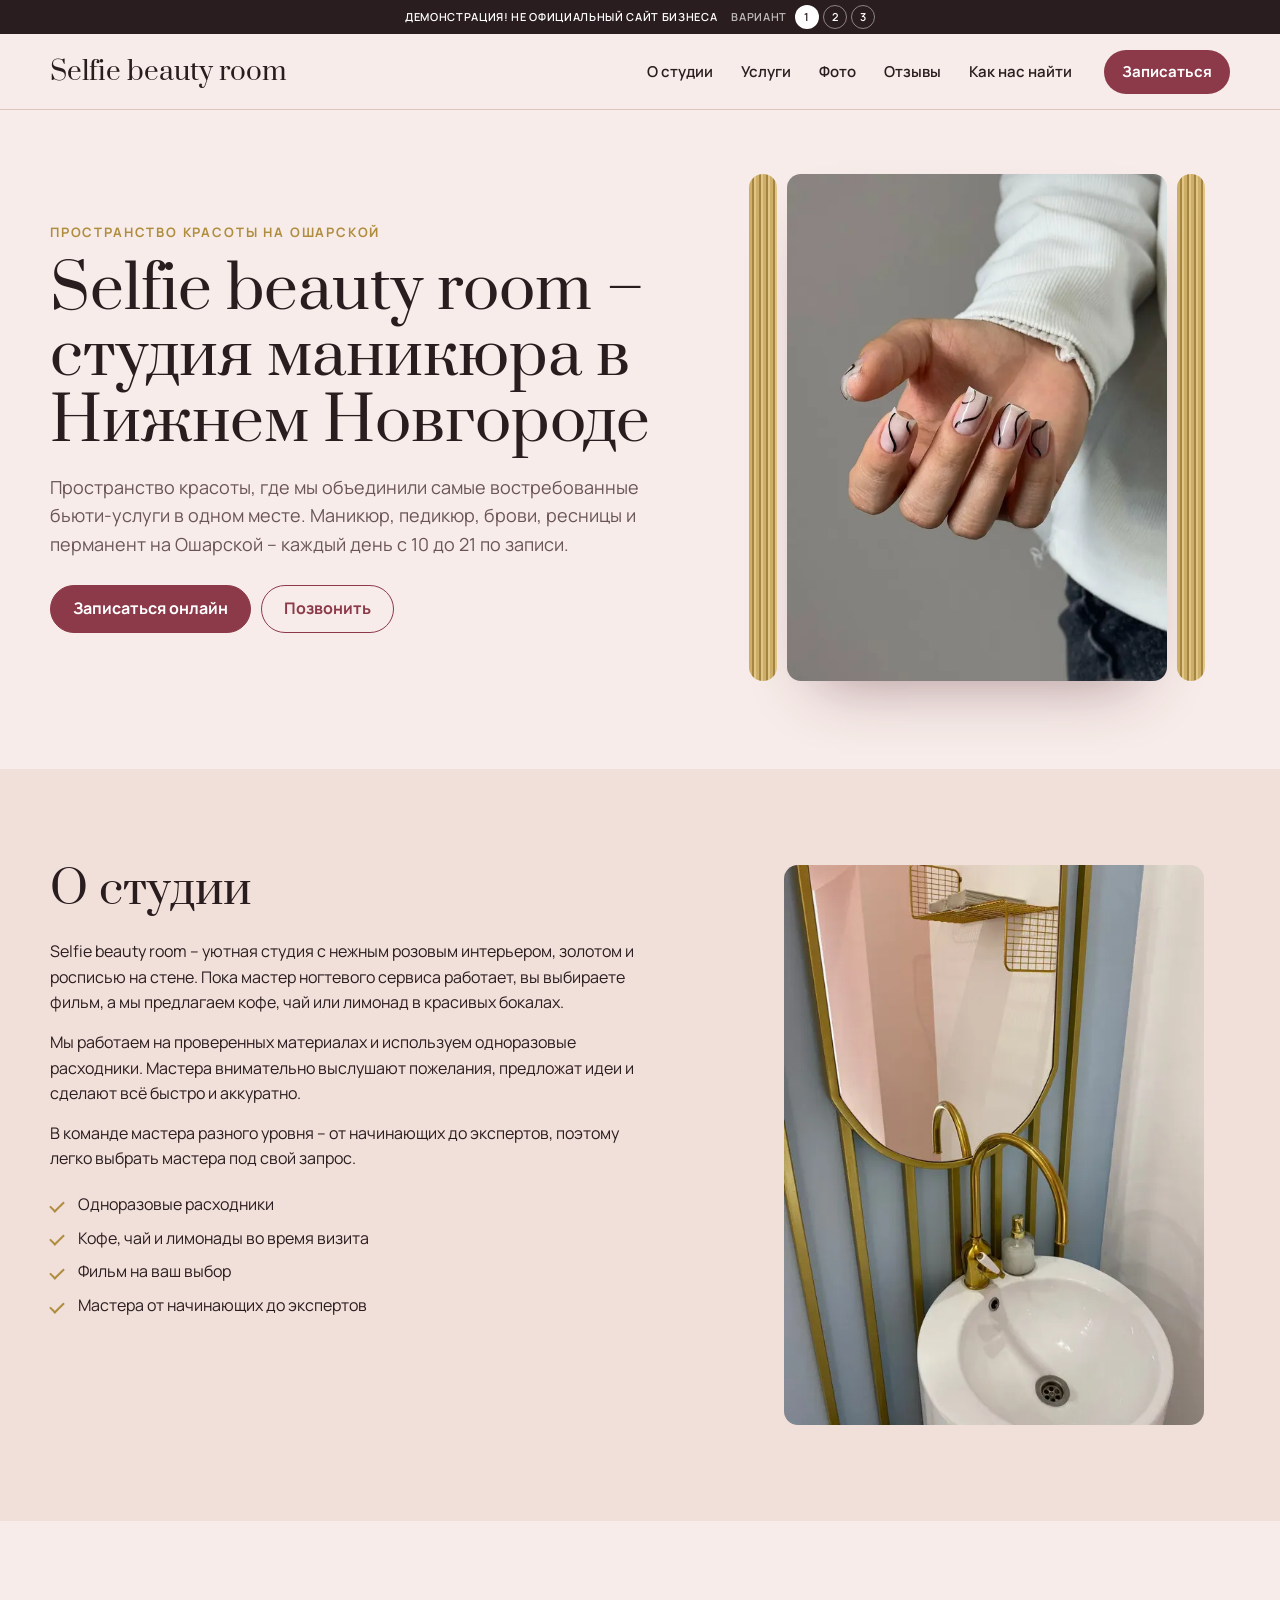
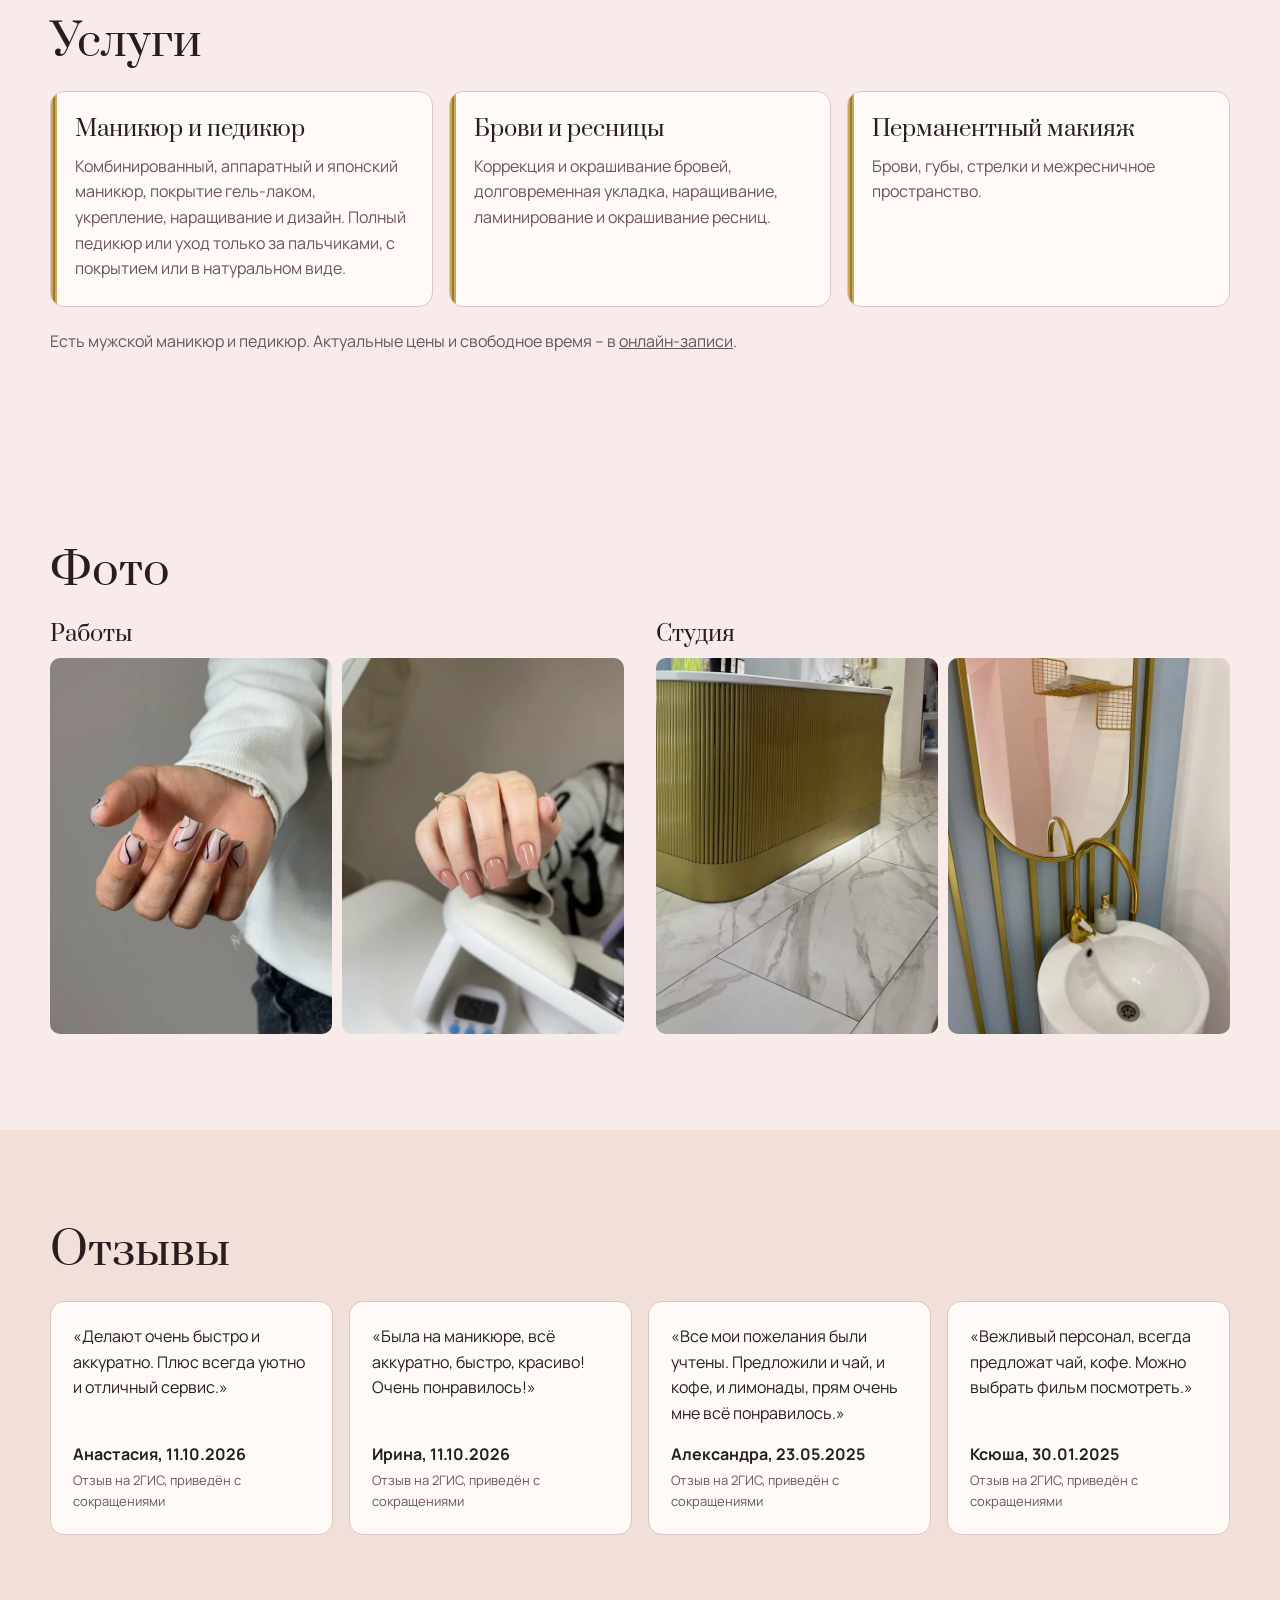
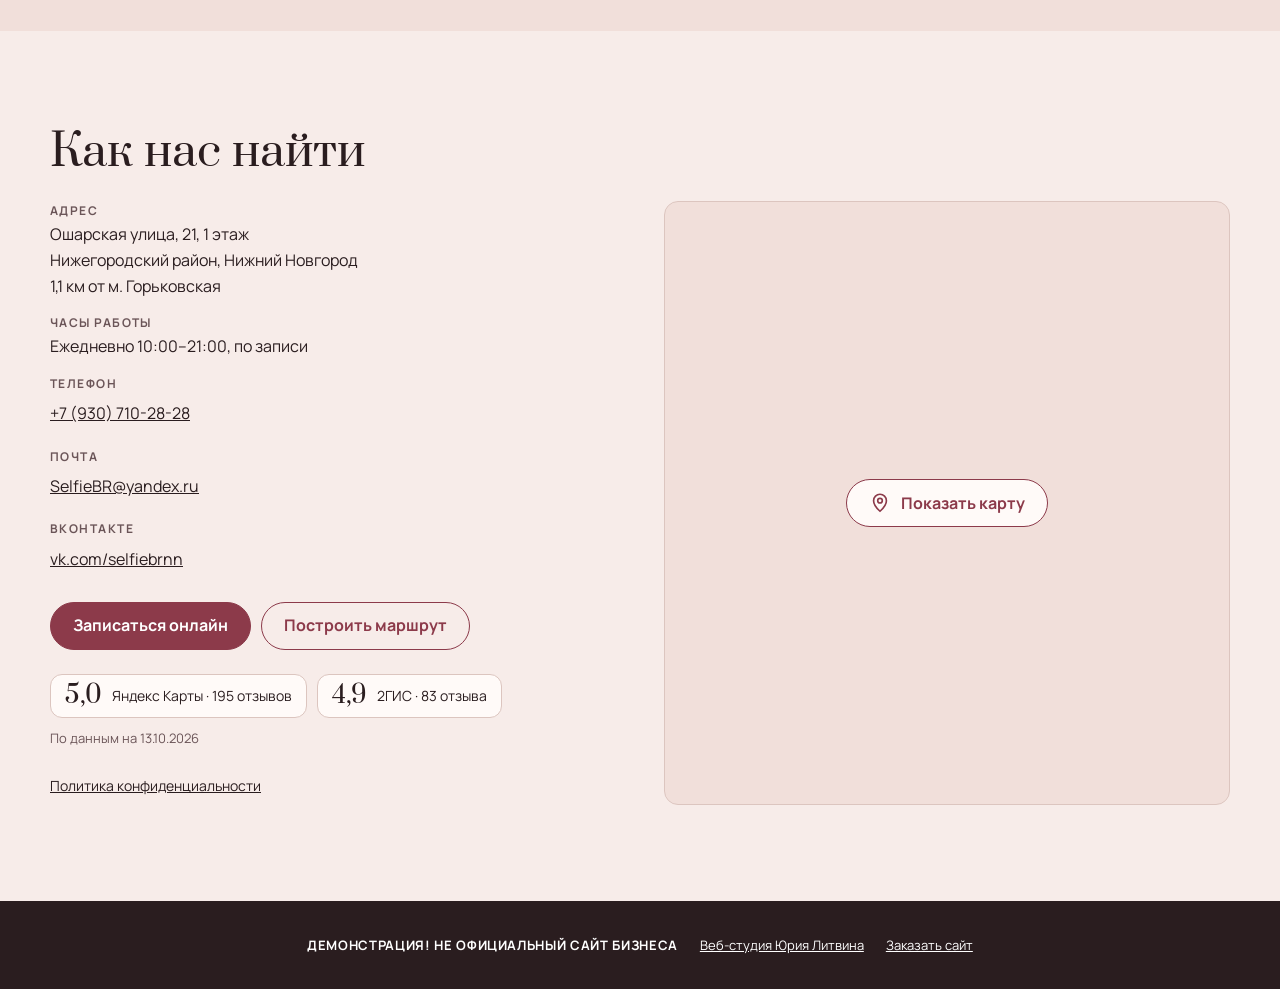
<file: index.html>
<!doctype html>
<html lang="ru" class="no-js">
<head>
<meta charset="utf-8">

<meta name="viewport" content="width=device-width, initial-scale=1.0">
<meta name="robots" content="noindex, nofollow">
<title>Selfie beauty room · студия маникюра на Ошарской, Нижний Новгород</title>
<meta name="description" content="Selfie beauty room · студия маникюра в Нижнем Новгороде: маникюр, педикюр, брови, ресницы и перманент на Ошарской, 21. Каждый день с 10:00 до 21:00 по записи.">
<meta name="theme-color" content="#f7ece9">
<link rel="icon" sizes="any" href="logos/favicon.ico">
<link rel="icon" type="image/svg+xml" href="logos/favicon.svg">
<link rel="icon" type="image/png" sizes="32x32" href="logos/favicon-32x32.png">
<link rel="apple-touch-icon" sizes="180x180" href="logos/apple-touch-icon.png">
<link rel="preload" href="fonts/prata.woff2" as="font" type="font/woff2" crossorigin>
<link rel="preload" href="fonts/manrope.woff2" as="font" type="font/woff2" crossorigin>
<link rel="stylesheet" href="css/fonts.css">
<link rel="stylesheet" href="css/styles.css">

<script>document.documentElement.className='js';</script>
</head>
<body class="v1">
<a class="skip" href="#main">К содержанию</a>
<div class="demo"><p class="demo__t">ДЕМОНСТРАЦИЯ! НЕ ОФИЦИАЛЬНЫЙ САЙТ БИЗНЕСА</p><nav class="demo__sw" aria-label="Варианты дизайна"><span>Вариант</span><a href="./" aria-current="page">1</a><a href="v2/">2</a><a href="v3/">3</a></nav></div>
<div class="hwrap"><header class="head"><div class="head__in wrap">
<a class="logo" href="./#top" aria-label="Selfie beauty room, на главную"><span class="logo__full">Selfie beauty room</span><span class="logo__short" aria-hidden="true">Selfie</span></a>
<nav class="nav" aria-label="Разделы"><ul><li><a href="#about">О студии</a></li><li><a href="#services">Услуги</a></li><li><a href="#photos">Фото</a></li><li><a href="#reviews">Отзывы</a></li><li><a href="#contacts">Как нас найти</a></li></ul></nav>
<a class="pill" href="https://n1580664.yclients.com/company/1422753/personal/menu" target="_blank" rel="noopener">Записаться</a>
<button class="burger" type="button" aria-expanded="false" aria-controls="menu" aria-label="Меню"><span></span><span></span><span></span></button>
</div></header></div>
<div class="menu" id="menu" hidden><nav aria-label="Разделы, меню"><ul><li><a href="#about">О студии</a></li><li><a href="#services">Услуги</a></li><li><a href="#photos">Фото</a></li><li><a href="#reviews">Отзывы</a></li><li><a href="#contacts">Как нас найти</a></li></ul></nav>
<div class="menu__nap"><p>Ошарская улица, 21, 1 этаж, Нижний Новгород</p><p><a href="tel:+79307102828">+7 (930) 710-28-28</a></p></div></div>
<main id="main">
<section class="hero" id="top" aria-label="Первый экран"><div class="wrap hero__grid">
<div class="hero__text"><p class="brow">Пространство красоты на Ошарской</p><h1 class="h1">Selfie beauty room&nbsp;– студия маникюра в Нижнем Новгороде</h1><p class="lead">Пространство красоты, где мы объединили самые востребованные бьюти-услуги в одном месте. Маникюр, педикюр, брови, ресницы и перманент на Ошарской – каждый день с 10 до 21 по записи.</p><div class="cta"><a class="btn btn--main" href="https://n1580664.yclients.com/company/1422753/personal/menu" target="_blank" rel="noopener">Записаться онлайн</a><a class="btn btn--line" href="tel:+79307102828">Позвонить</a></div></div>
<div class="hero__media"><div class="flutes" aria-hidden="true"></div><figure class="hero__frame"><picture><source srcset="img/work-lines.webp" type="image/webp"><img class="" src="img/work-lines.jpg" width="600" height="800" alt="Короткие квадратные ногти: нюдово-розовая основа и тонкие чёрные линии" decoding="async"></picture></figure><div class="flutes flutes--r" aria-hidden="true"></div></div>
</div></section><section class="sec about" id="about" aria-labelledby="about-h"><div class="wrap about__grid">
<div class="about__text rv"><h2 class="h2" id="about-h">О студии</h2>
<p>Selfie beauty room – уютная студия с нежным розовым интерьером, золотом и росписью на стене. Пока мастер ногтевого сервиса работает, вы выбираете фильм, а мы предлагаем кофе, чай или лимонад в красивых бокалах.</p>
<p>Мы работаем на проверенных материалах и используем одноразовые расходники. Мастера внимательно выслушают пожелания, предложат идеи и сделают всё быстро и аккуратно.</p>
<p>В команде мастера разного уровня – от начинающих до экспертов, поэтому легко выбрать мастера под свой запрос.</p>
<ul class="ticks"><li>Одноразовые расходники</li><li>Кофе, чай и лимонады во время визита</li><li>Фильм на ваш выбор</li><li>Мастера от начинающих до экспертов</li></ul></div>
<figure class="about__ph rv"><picture><source srcset="img/sink.webp" type="image/webp"><img class="" src="img/sink.jpg" width="600" height="800" alt="Белая раковина с золотым краном и зеркало в золотой раме на голубой стене" loading="lazy" decoding="async"></picture></figure>
</div></section><section class="sec services" id="services" aria-labelledby="services-h"><div class="wrap">
<h2 class="h2 rv" id="services-h">Услуги</h2>
<div class="cards rv">
<article class="card"><h3 class="h3">Маникюр и педикюр</h3><p>Комбинированный, аппаратный и японский маникюр, покрытие гель-лаком, укрепление, наращивание и дизайн. Полный педикюр или уход только за пальчиками, с покрытием или в натуральном виде.</p></article>
<article class="card"><h3 class="h3">Брови и ресницы</h3><p>Коррекция и окрашивание бровей, долговременная укладка, наращивание, ламинирование и окрашивание ресниц.</p></article>
<article class="card"><h3 class="h3">Перманентный макияж</h3><p>Брови, губы, стрелки и межресничное пространство.</p></article>
</div>
<p class="note rv">Есть мужской маникюр и педикюр. Актуальные цены и свободное время – в <a href="https://n1580664.yclients.com/company/1422753/personal/menu" target="_blank" rel="noopener">онлайн-записи</a>.</p>
</div></section><section class="sec photos" id="photos" aria-labelledby="photos-h"><div class="wrap"><h2 class="h2 rv" id="photos-h">Фото</h2><div class="gal rv"><div class="gal__sub"><h3 class="h3">Работы</h3><ul class="tiles"><li class="tile"><picture><source srcset="img/work-lines.webp" type="image/webp"><img class="" src="img/work-lines.jpg" width="600" height="800" alt="Короткие квадратные ногти: нюдово-розовая основа и тонкие чёрные линии" loading="lazy" decoding="async"></picture></li><li class="tile"><picture><source srcset="img/work-nude.webp" type="image/webp"><img class="" src="img/work-nude.jpg" width="600" height="800" alt="Длинные квадратные ногти в глянцевом карамельно-бежевом гель-лаке" loading="lazy" decoding="async"></picture></li></ul></div>
<div class="gal__sub"><h3 class="h3">Студия</h3><ul class="tiles"><li class="tile"><picture><source srcset="img/reception.webp" type="image/webp"><img class="" src="img/reception.jpg" width="600" height="800" alt="Золотая рифлёная стойка администратора и мраморный пол" loading="lazy" decoding="async"></picture></li><li class="tile"><picture><source srcset="img/sink.webp" type="image/webp"><img class="" src="img/sink.jpg" width="600" height="800" alt="Белая раковина с золотым краном и зеркало в золотой раме на голубой стене" loading="lazy" decoding="async"></picture></li></ul></div></div></div></section><section class="sec reviews" id="reviews" aria-labelledby="reviews-h"><div class="wrap"><h2 class="h2 rv" id="reviews-h">Отзывы</h2><ul class="revs rv"><li class="rev"><blockquote><p>«Делают очень быстро и аккуратно. Плюс всегда уютно и отличный сервис.»</p></blockquote><p class="rev__by">Анастасия, 11.10.2026</p><p class="rev__src">Отзыв на 2ГИС, приведён с сокращениями</p></li><li class="rev"><blockquote><p>«Была на маникюре, всё аккуратно, быстро, красиво! Очень понравилось!»</p></blockquote><p class="rev__by">Ирина, 11.10.2026</p><p class="rev__src">Отзыв на 2ГИС, приведён с сокращениями</p></li><li class="rev"><blockquote><p>«Все мои пожелания были учтены. Предложили и чай, и кофе, и лимонады, прям очень мне всё понравилось.»</p></blockquote><p class="rev__by">Александра, 23.05.2025</p><p class="rev__src">Отзыв на 2ГИС, приведён с сокращениями</p></li><li class="rev"><blockquote><p>«Вежливый персонал, всегда предложат чай, кофе. Можно выбрать фильм посмотреть.»</p></blockquote><p class="rev__by">Ксюша, 30.01.2025</p><p class="rev__src">Отзыв на 2ГИС, приведён с сокращениями</p></li></ul></div></section><section class="sec contacts" id="contacts" aria-labelledby="contacts-h"><div class="wrap">
<h2 class="h2 rv" id="contacts-h">Как нас найти</h2>
<div class="ct rv"><div class="ct__info">
<dl class="ct__dl">
<div><dt>Адрес</dt><dd>Ошарская улица, 21, 1 этаж<br>Нижегородский район, Нижний Новгород<br>1,1 км от м. Горьковская</dd></div>
<div><dt>Часы работы</dt><dd>Ежедневно 10:00–21:00, по записи</dd></div>
<div><dt>Телефон</dt><dd><a href="tel:+79307102828">+7 (930) 710-28-28</a></dd></div>
<div><dt>Почта</dt><dd><a href="mailto:SelfieBR@yandex.ru">SelfieBR@yandex.ru</a></dd></div>
<div><dt>ВКонтакте</dt><dd><a href="https://vk.com/selfiebrnn" target="_blank" rel="noopener">vk.com/selfiebrnn</a></dd></div>
</dl>
<div class="cta"><a class="btn btn--main" href="https://n1580664.yclients.com/company/1422753/personal/menu" target="_blank" rel="noopener">Записаться онлайн</a><a class="btn btn--line" href="https://yandex.ru/maps/org/selfie_beauty_room/39131844710/" target="_blank" rel="noopener">Построить маршрут</a></div>
<div class="rates"><a class="rate" href="https://yandex.ru/maps/org/selfie_beauty_room/39131844710/" target="_blank" rel="noopener"><b>5,0</b><span>Яндекс Карты · 195 отзывов</span></a><a class="rate" href="https://2gis.ru/n_novgorod/firm/70000001038198589" target="_blank" rel="noopener"><b>4,9</b><span>2ГИС · 83 отзыва</span></a><p class="rates__d">По данным на 13.10.2026</p></div>
<p class="ct__priv"><a href="privacy/">Политика конфиденциальности</a></p>
</div>
<div class="map" data-map="https://yandex.ru/map-widget/v1/?text=%D0%9D%D0%B8%D0%B6%D0%BD%D0%B8%D0%B9%20%D0%9D%D0%BE%D0%B2%D0%B3%D0%BE%D1%80%D0%BE%D0%B4%2C%20%D0%9E%D1%88%D0%B0%D1%80%D1%81%D0%BA%D0%B0%D1%8F%20%D1%83%D0%BB%D0%B8%D1%86%D0%B0%2C%2021&amp;z=16">
<button type="button" class="map__btn"><svg viewBox="0 0 24 24" aria-hidden="true"><path d="M12 21s-7-6.2-7-11.5a7 7 0 0 1 14 0C19 14.8 12 21 12 21z"/><circle cx="12" cy="9.5" r="2.5"/></svg>Показать карту</button>
</div></div></div></section>
</main>
<footer class="foot"><div class="wrap foot__row"><span>ДЕМОНСТРАЦИЯ! НЕ ОФИЦИАЛЬНЫЙ САЙТ БИЗНЕСА</span><a href="https://litviniuv.ru/webstudio/">Веб-студия Юрия Литвина</a><a href="https://litviniuv.ru/webstudio/order/?c=u8nn">Заказать сайт</a></div></footer>
<script src="js/main.js" defer></script>

</body></html>
</file>
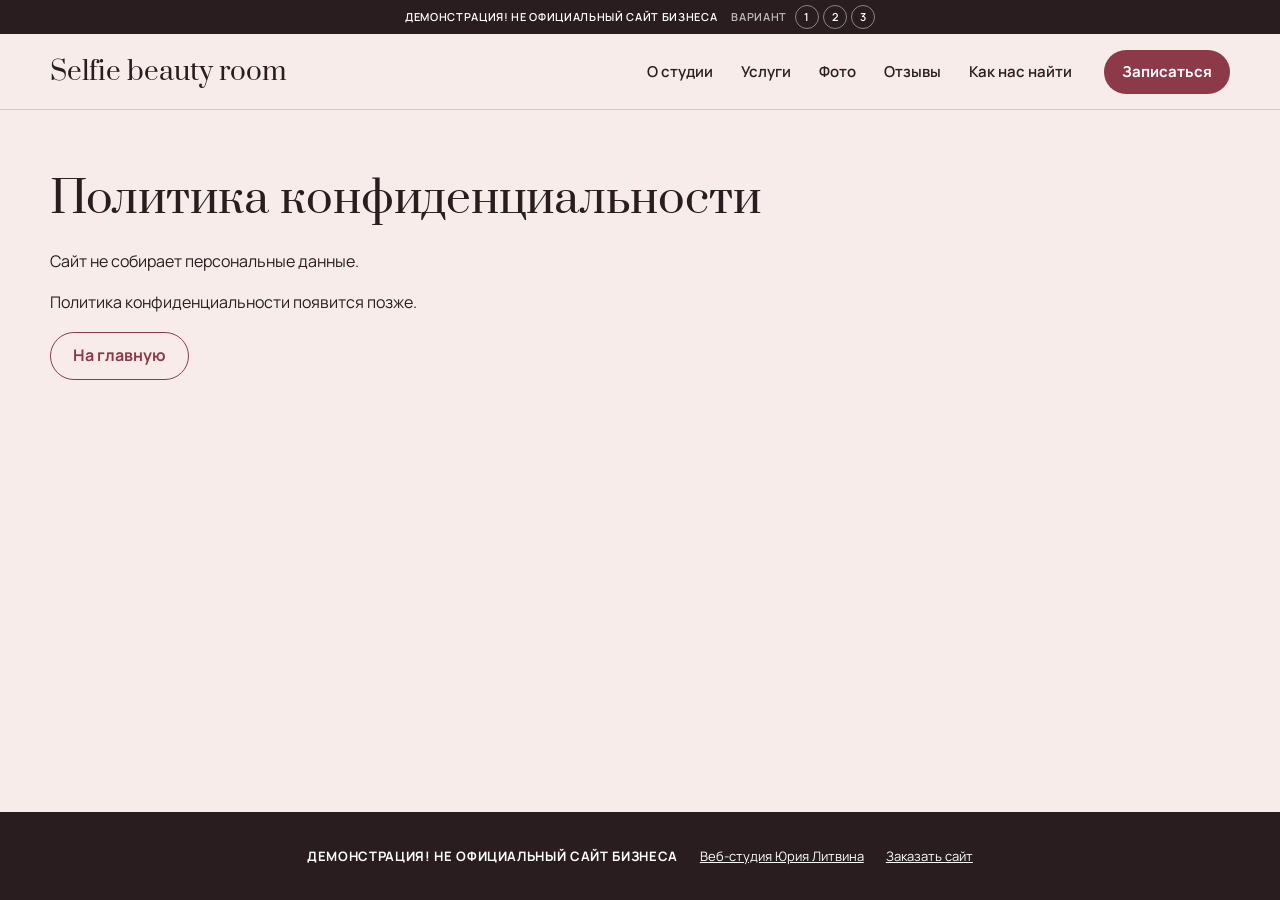
<file: privacy/index.html>
<!doctype html>
<html lang="ru" class="no-js">
<head>
<meta charset="utf-8">

<meta name="viewport" content="width=device-width, initial-scale=1.0">
<meta name="robots" content="noindex, nofollow">
<title>Политика конфиденциальности · Selfie beauty room</title>
<meta name="description" content="Selfie beauty room · студия маникюра в Нижнем Новгороде: маникюр, педикюр, брови, ресницы и перманент на Ошарской, 21. Каждый день с 10:00 до 21:00 по записи.">
<meta name="theme-color" content="#f7ece9">
<link rel="icon" sizes="any" href="../logos/favicon.ico">
<link rel="icon" type="image/svg+xml" href="../logos/favicon.svg">
<link rel="icon" type="image/png" sizes="32x32" href="../logos/favicon-32x32.png">
<link rel="apple-touch-icon" sizes="180x180" href="../logos/apple-touch-icon.png">
<link rel="preload" href="../fonts/prata.woff2" as="font" type="font/woff2" crossorigin>
<link rel="preload" href="../fonts/manrope.woff2" as="font" type="font/woff2" crossorigin>
<link rel="stylesheet" href="../css/fonts.css">
<link rel="stylesheet" href="../css/styles.css">

<script>document.documentElement.className='js';</script>
</head>
<body class="v1 stub">
<div class="demo"><p class="demo__t">ДЕМОНСТРАЦИЯ! НЕ ОФИЦИАЛЬНЫЙ САЙТ БИЗНЕСА</p><nav class="demo__sw" aria-label="Варианты дизайна"><span>Вариант</span><a href="../">1</a><a href="../v2/">2</a><a href="../v3/">3</a></nav></div>
<div class="hwrap"><header class="head"><div class="head__in wrap">
<a class="logo" href="../#top" aria-label="Selfie beauty room, на главную"><span class="logo__full">Selfie beauty room</span><span class="logo__short" aria-hidden="true">Selfie</span></a>
<nav class="nav" aria-label="Разделы"><ul><li><a href="../#about">О студии</a></li><li><a href="../#services">Услуги</a></li><li><a href="../#photos">Фото</a></li><li><a href="../#reviews">Отзывы</a></li><li><a href="../#contacts">Как нас найти</a></li></ul></nav>
<a class="pill" href="https://n1580664.yclients.com/company/1422753/personal/menu" target="_blank" rel="noopener">Записаться</a>
<button class="burger" type="button" aria-expanded="false" aria-controls="menu" aria-label="Меню"><span></span><span></span><span></span></button>
</div></header></div>
<div class="menu" id="menu" hidden><nav aria-label="Разделы, меню"><ul><li><a href="../#about">О студии</a></li><li><a href="../#services">Услуги</a></li><li><a href="../#photos">Фото</a></li><li><a href="../#reviews">Отзывы</a></li><li><a href="../#contacts">Как нас найти</a></li></ul></nav>
<div class="menu__nap"><p>Ошарская улица, 21, 1 этаж, Нижний Новгород</p><p><a href="tel:+79307102828">+7 (930) 710-28-28</a></p></div></div>
<main id="main" class="stub__main"><div class="wrap"><h1 class="h2">Политика конфиденциальности</h1><p>Сайт не собирает персональные данные.</p><p>Политика конфиденциальности появится позже.</p><p><a class="btn btn--line" href="../">На главную</a></p></div></main>
<footer class="foot"><div class="wrap foot__row"><span>ДЕМОНСТРАЦИЯ! НЕ ОФИЦИАЛЬНЫЙ САЙТ БИЗНЕСА</span><a href="https://litviniuv.ru/webstudio/">Веб-студия Юрия Литвина</a><a href="https://litviniuv.ru/webstudio/order/?c=u8nn">Заказать сайт</a></div></footer>
<script src="../js/main.js" defer></script>
</body></html>
</file>
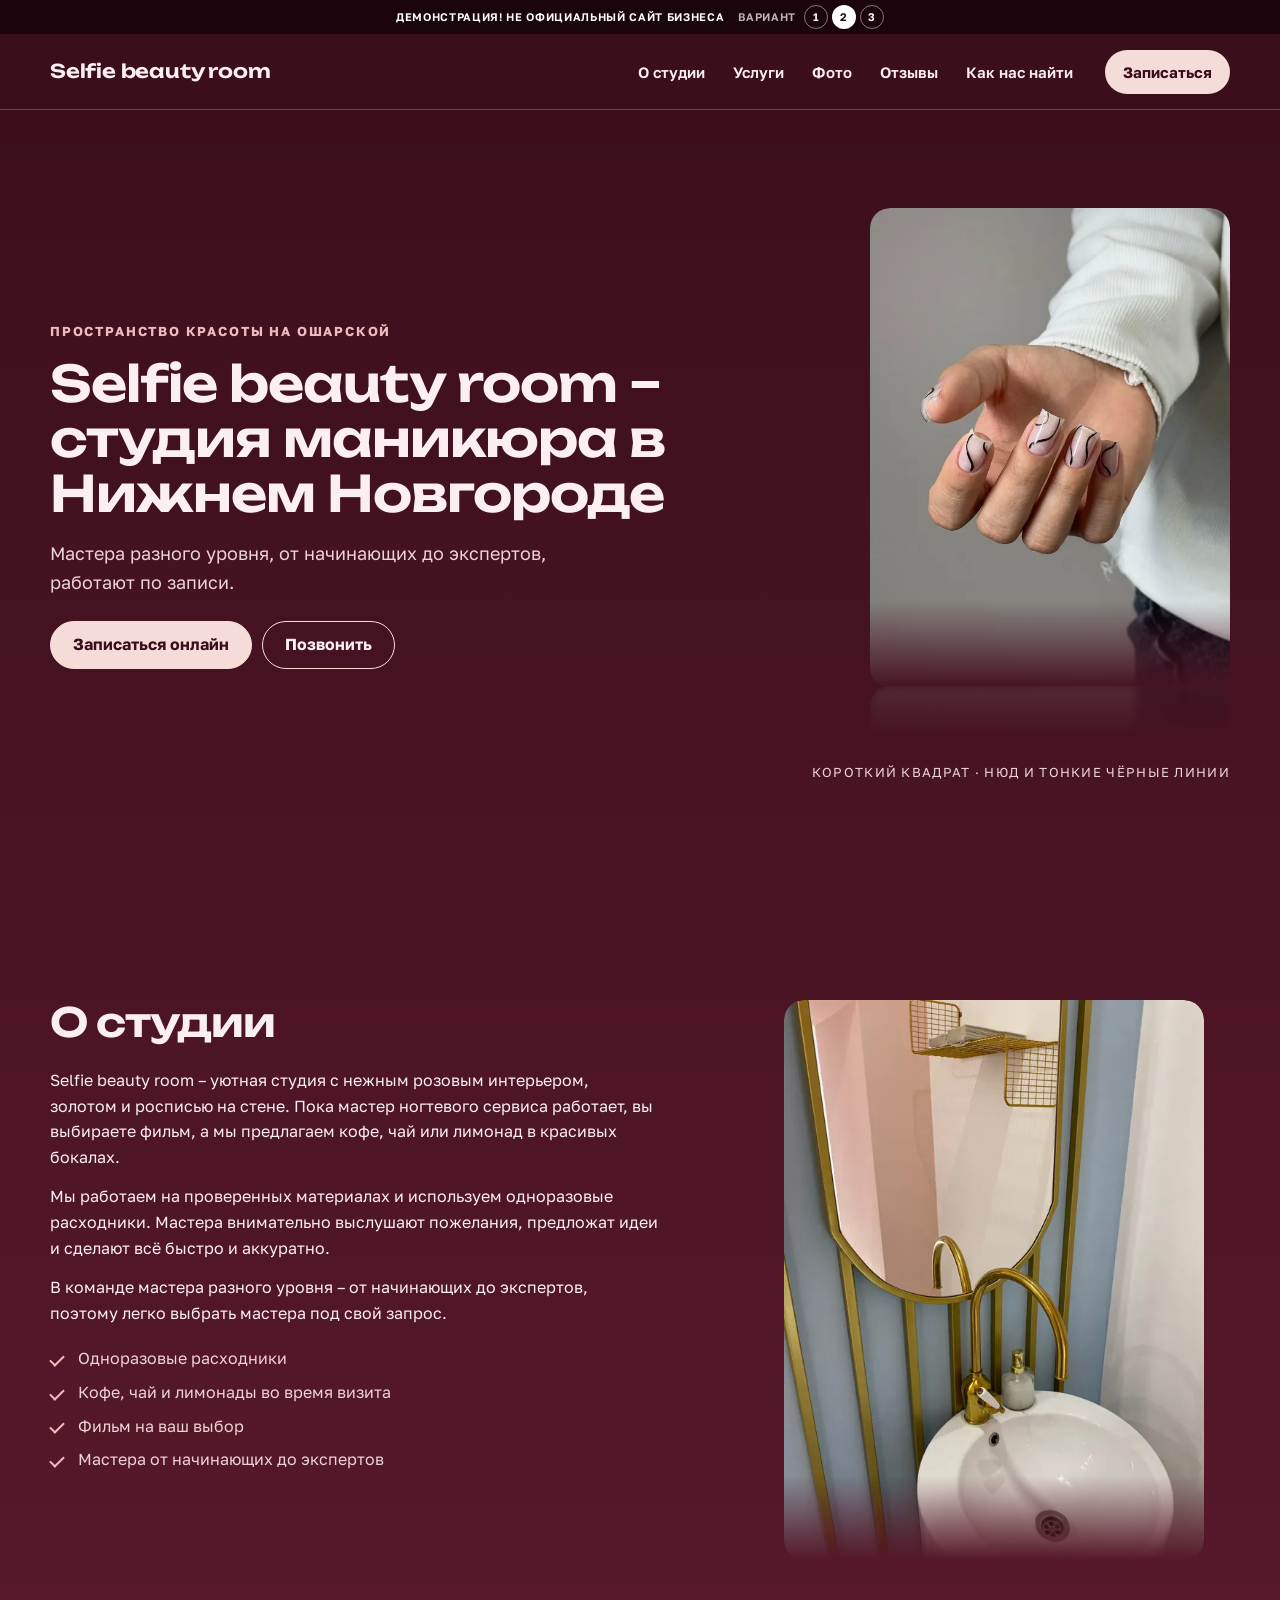
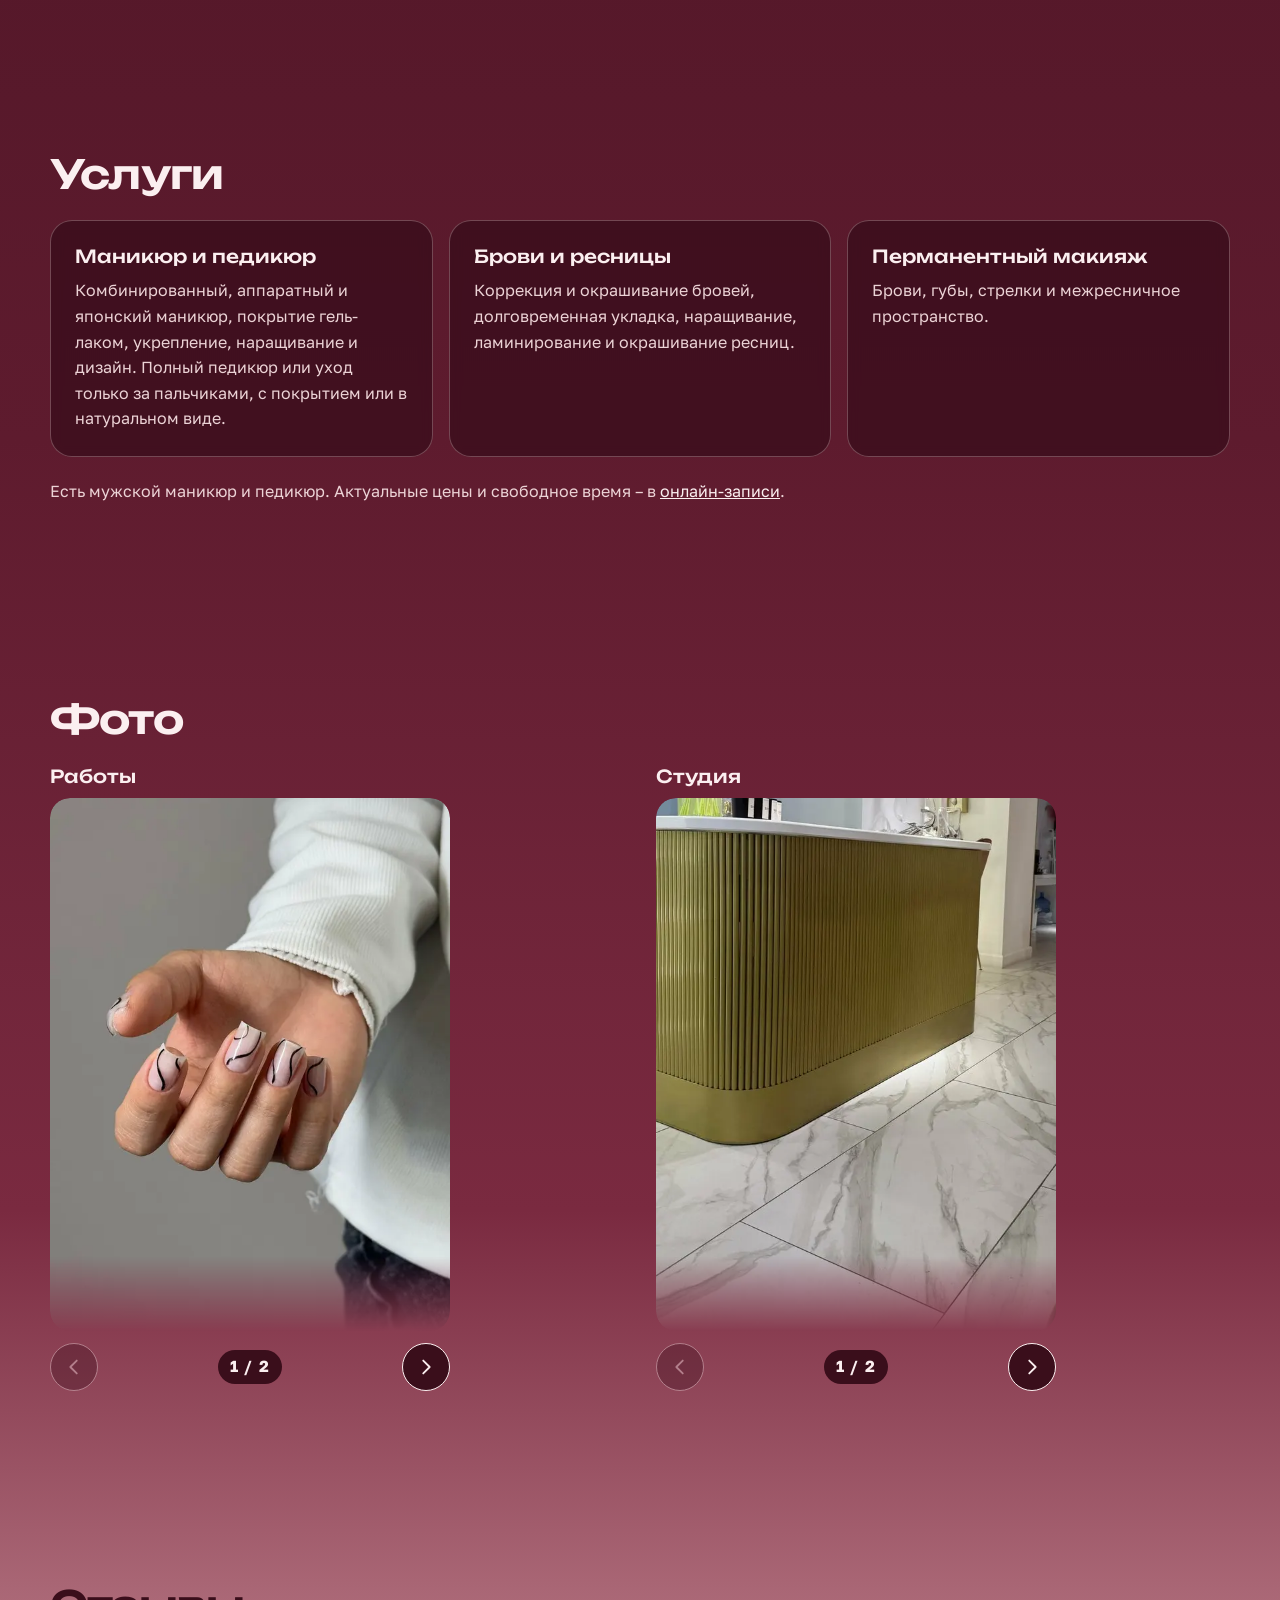
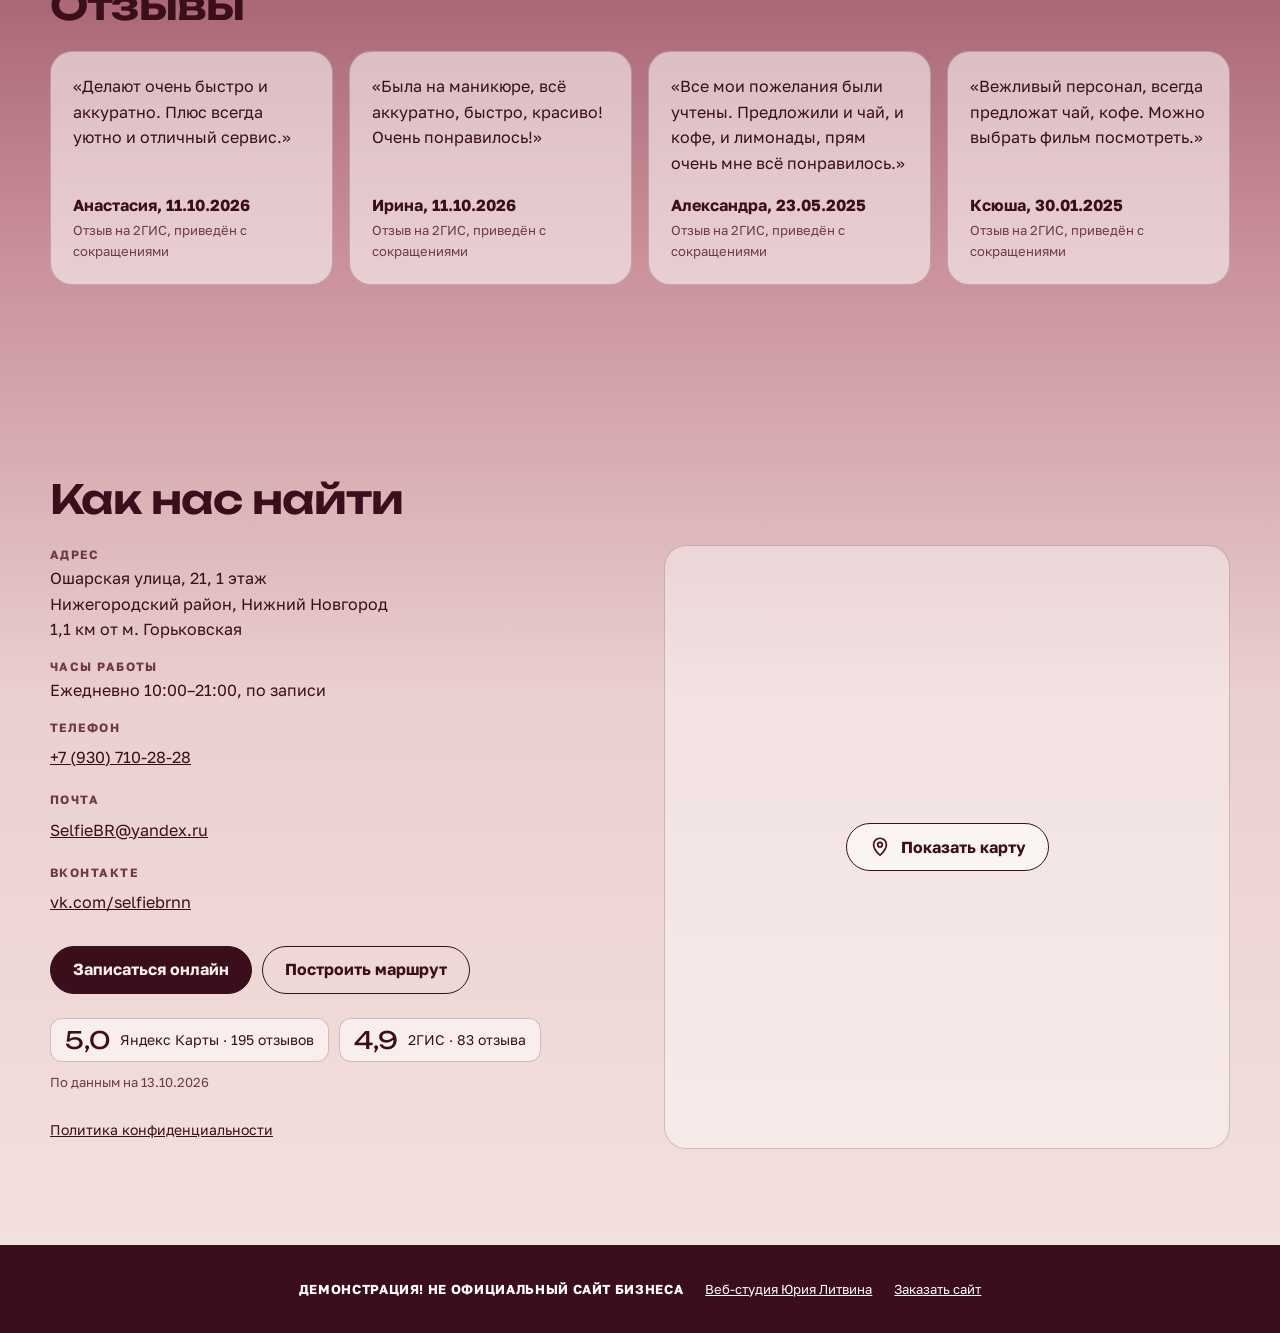
<file: v2/index.html>
<!doctype html>
<html lang="ru" class="no-js">
<head>
<meta charset="utf-8">

<meta name="viewport" content="width=device-width, initial-scale=1.0">
<meta name="robots" content="noindex, nofollow">
<title>Selfie beauty room · студия маникюра на Ошарской, Нижний Новгород</title>
<meta name="description" content="Selfie beauty room · студия маникюра в Нижнем Новгороде: маникюр, педикюр, брови, ресницы и перманент на Ошарской, 21. Каждый день с 10:00 до 21:00 по записи.">
<meta name="theme-color" content="#fbf7f4">
<link rel="icon" sizes="any" href="../logos/favicon.ico">
<link rel="icon" type="image/svg+xml" href="../logos/favicon.svg">
<link rel="icon" type="image/png" sizes="32x32" href="../logos/favicon-32x32.png">
<link rel="apple-touch-icon" sizes="180x180" href="../logos/apple-touch-icon.png">
<link rel="preload" href="../fonts/unbounded.woff2" as="font" type="font/woff2" crossorigin>
<link rel="preload" href="../fonts/golos.woff2" as="font" type="font/woff2" crossorigin>
<link rel="stylesheet" href="../css/fonts.css">
<link rel="stylesheet" href="../css/styles.css">
<link rel="stylesheet" href="../css/v2.css">
<script>document.documentElement.className='js';</script>
</head>
<body class="v2">
<a class="skip" href="#main">К содержанию</a>
<div class="demo"><p class="demo__t">ДЕМОНСТРАЦИЯ! НЕ ОФИЦИАЛЬНЫЙ САЙТ БИЗНЕСА</p><nav class="demo__sw" aria-label="Варианты дизайна"><span>Вариант</span><a href="../">1</a><a href="../v2/" aria-current="page">2</a><a href="../v3/">3</a></nav></div>
<div class="hwrap"><header class="head"><div class="head__in wrap">
<a class="logo" href="./#top" aria-label="Selfie beauty room, на главную"><span class="logo__full">Selfie beauty room</span><span class="logo__short" aria-hidden="true">Selfie</span></a>
<nav class="nav" aria-label="Разделы"><ul><li><a href="#about">О студии</a></li><li><a href="#services">Услуги</a></li><li><a href="#photos">Фото</a></li><li><a href="#reviews">Отзывы</a></li><li><a href="#contacts">Как нас найти</a></li></ul></nav>
<a class="pill" href="https://n1580664.yclients.com/company/1422753/personal/menu" target="_blank" rel="noopener">Записаться</a>
<button class="burger" type="button" aria-expanded="false" aria-controls="menu" aria-label="Меню"><span></span><span></span><span></span></button>
</div></header></div>
<div class="menu" id="menu" hidden><nav aria-label="Разделы, меню"><ul><li><a href="#about">О студии</a></li><li><a href="#services">Услуги</a></li><li><a href="#photos">Фото</a></li><li><a href="#reviews">Отзывы</a></li><li><a href="#contacts">Как нас найти</a></li></ul></nav>
<div class="menu__nap"><p>Ошарская улица, 21, 1 этаж, Нижний Новгород</p><p><a href="tel:+79307102828">+7 (930) 710-28-28</a></p></div></div>
<main id="main">
<section class="hero" id="top" aria-label="Первый экран"><div class="wrap hero__grid">
<div class="hero__text"><p class="brow">Пространство красоты на Ошарской</p><h1 class="h1">Selfie beauty room&nbsp;– студия маникюра в Нижнем Новгороде</h1><p class="hero__who">Мастера разного уровня, от начинающих до экспертов, работают по записи.</p><div class="cta"><a class="btn btn--main" href="https://n1580664.yclients.com/company/1422753/personal/menu" target="_blank" rel="noopener">Записаться онлайн</a><a class="btn btn--line" href="tel:+79307102828">Позвонить</a></div></div>
<div class="lq"><div class="lq__card" data-tilt><figure class="lq__ph"><picture><source srcset="../img/work-lines.webp" type="image/webp"><img class="" src="../img/work-lines.jpg" width="600" height="800" alt="Короткие квадратные ногти: нюдово-розовая основа и тонкие чёрные линии" decoding="async"></picture><span class="lq__shine" aria-hidden="true"></span></figure>
<div class="lq__refl" aria-hidden="true"><picture><source srcset="../img/work-lines.webp" type="image/webp"><img class="" src="../img/work-lines.jpg" width="600" height="800" alt="" decoding="async"></picture></div></div>
<p class="lq__cap">Короткий квадрат · нюд и тонкие чёрные линии</p></div>
</div></section><section class="sec about" id="about" aria-labelledby="about-h"><div class="wrap about__grid">
<div class="about__text rv"><h2 class="h2" id="about-h">О студии</h2>
<p>Selfie beauty room – уютная студия с нежным розовым интерьером, золотом и росписью на стене. Пока мастер ногтевого сервиса работает, вы выбираете фильм, а мы предлагаем кофе, чай или лимонад в красивых бокалах.</p>
<p>Мы работаем на проверенных материалах и используем одноразовые расходники. Мастера внимательно выслушают пожелания, предложат идеи и сделают всё быстро и аккуратно.</p>
<p>В команде мастера разного уровня – от начинающих до экспертов, поэтому легко выбрать мастера под свой запрос.</p>
<ul class="ticks"><li>Одноразовые расходники</li><li>Кофе, чай и лимонады во время визита</li><li>Фильм на ваш выбор</li><li>Мастера от начинающих до экспертов</li></ul></div>
<figure class="about__ph rv"><picture><source srcset="../img/sink.webp" type="image/webp"><img class="" src="../img/sink.jpg" width="600" height="800" alt="Белая раковина с золотым краном и зеркало в золотой раме на голубой стене" loading="lazy" decoding="async"></picture></figure>
</div></section><section class="sec services" id="services" aria-labelledby="services-h"><div class="wrap">
<h2 class="h2 rv" id="services-h">Услуги</h2>
<div class="cards rv">
<article class="card"><h3 class="h3">Маникюр и педикюр</h3><p>Комбинированный, аппаратный и японский маникюр, покрытие гель-лаком, укрепление, наращивание и дизайн. Полный педикюр или уход только за пальчиками, с покрытием или в натуральном виде.</p></article>
<article class="card"><h3 class="h3">Брови и ресницы</h3><p>Коррекция и окрашивание бровей, долговременная укладка, наращивание, ламинирование и окрашивание ресниц.</p></article>
<article class="card"><h3 class="h3">Перманентный макияж</h3><p>Брови, губы, стрелки и межресничное пространство.</p></article>
</div>
<p class="note rv">Есть мужской маникюр и педикюр. Актуальные цены и свободное время – в <a href="https://n1580664.yclients.com/company/1422753/personal/menu" target="_blank" rel="noopener">онлайн-записи</a>.</p>
</div></section><section class="sec photos" id="photos" aria-labelledby="photos-h"><div class="wrap"><h2 class="h2 rv" id="photos-h">Фото</h2><div class="gal rv"><div class="gal__sub"><h3 class="h3">Работы</h3><div class="car" data-car tabindex="0" role="region" aria-roledescription="карусель" aria-label="Работы" id="car-works">
<div class="car__view"><ul class="car__track"><li class="car__slide" role="group" aria-roledescription="слайд" aria-label="1 из 2"><picture><source srcset="../img/work-lines.webp" type="image/webp"><img class="" src="../img/work-lines.jpg" width="600" height="800" alt="Короткие квадратные ногти: нюдово-розовая основа и тонкие чёрные линии" decoding="async"></picture></li><li class="car__slide" role="group" aria-roledescription="слайд" aria-label="2 из 2"><picture><source srcset="../img/work-nude.webp" type="image/webp"><img class="" src="../img/work-nude.jpg" width="600" height="800" alt="Длинные квадратные ногти в глянцевом карамельно-бежевом гель-лаке" decoding="async"></picture></li></ul></div>
<div class="car__ctl"><button type="button" class="car__btn" data-prev aria-label="Предыдущее фото"><svg viewBox="0 0 24 24" aria-hidden="true"><path d="M15 5l-7 7 7 7"/></svg></button><span class="car__count" aria-live="polite">1 / 2</span><button type="button" class="car__btn" data-next aria-label="Следующее фото"><svg viewBox="0 0 24 24" aria-hidden="true"><path d="M9 5l7 7-7 7"/></svg></button></div>
</div></div>
<div class="gal__sub"><h3 class="h3">Студия</h3><div class="car" data-car tabindex="0" role="region" aria-roledescription="карусель" aria-label="Студия" id="car-studio">
<div class="car__view"><ul class="car__track"><li class="car__slide" role="group" aria-roledescription="слайд" aria-label="1 из 2"><picture><source srcset="../img/reception.webp" type="image/webp"><img class="" src="../img/reception.jpg" width="600" height="800" alt="Золотая рифлёная стойка администратора и мраморный пол" decoding="async"></picture></li><li class="car__slide" role="group" aria-roledescription="слайд" aria-label="2 из 2"><picture><source srcset="../img/sink.webp" type="image/webp"><img class="" src="../img/sink.jpg" width="600" height="800" alt="Белая раковина с золотым краном и зеркало в золотой раме на голубой стене" decoding="async"></picture></li></ul></div>
<div class="car__ctl"><button type="button" class="car__btn" data-prev aria-label="Предыдущее фото"><svg viewBox="0 0 24 24" aria-hidden="true"><path d="M15 5l-7 7 7 7"/></svg></button><span class="car__count" aria-live="polite">1 / 2</span><button type="button" class="car__btn" data-next aria-label="Следующее фото"><svg viewBox="0 0 24 24" aria-hidden="true"><path d="M9 5l7 7-7 7"/></svg></button></div>
</div></div></div></div></section><section class="sec reviews" id="reviews" aria-labelledby="reviews-h"><div class="wrap"><h2 class="h2 rv" id="reviews-h">Отзывы</h2><ul class="revs rv"><li class="rev"><blockquote><p>«Делают очень быстро и аккуратно. Плюс всегда уютно и отличный сервис.»</p></blockquote><p class="rev__by">Анастасия, 11.10.2026</p><p class="rev__src">Отзыв на 2ГИС, приведён с сокращениями</p></li><li class="rev"><blockquote><p>«Была на маникюре, всё аккуратно, быстро, красиво! Очень понравилось!»</p></blockquote><p class="rev__by">Ирина, 11.10.2026</p><p class="rev__src">Отзыв на 2ГИС, приведён с сокращениями</p></li><li class="rev"><blockquote><p>«Все мои пожелания были учтены. Предложили и чай, и кофе, и лимонады, прям очень мне всё понравилось.»</p></blockquote><p class="rev__by">Александра, 23.05.2025</p><p class="rev__src">Отзыв на 2ГИС, приведён с сокращениями</p></li><li class="rev"><blockquote><p>«Вежливый персонал, всегда предложат чай, кофе. Можно выбрать фильм посмотреть.»</p></blockquote><p class="rev__by">Ксюша, 30.01.2025</p><p class="rev__src">Отзыв на 2ГИС, приведён с сокращениями</p></li></ul></div></section><section class="sec contacts" id="contacts" aria-labelledby="contacts-h"><div class="wrap">
<h2 class="h2 rv" id="contacts-h">Как нас найти</h2>
<div class="ct rv"><div class="ct__info">
<dl class="ct__dl">
<div><dt>Адрес</dt><dd>Ошарская улица, 21, 1 этаж<br>Нижегородский район, Нижний Новгород<br>1,1 км от м. Горьковская</dd></div>
<div><dt>Часы работы</dt><dd>Ежедневно 10:00–21:00, по записи</dd></div>
<div><dt>Телефон</dt><dd><a href="tel:+79307102828">+7 (930) 710-28-28</a></dd></div>
<div><dt>Почта</dt><dd><a href="mailto:SelfieBR@yandex.ru">SelfieBR@yandex.ru</a></dd></div>
<div><dt>ВКонтакте</dt><dd><a href="https://vk.com/selfiebrnn" target="_blank" rel="noopener">vk.com/selfiebrnn</a></dd></div>
</dl>
<div class="cta"><a class="btn btn--main" href="https://n1580664.yclients.com/company/1422753/personal/menu" target="_blank" rel="noopener">Записаться онлайн</a><a class="btn btn--line" href="https://yandex.ru/maps/org/selfie_beauty_room/39131844710/" target="_blank" rel="noopener">Построить маршрут</a></div>
<div class="rates"><a class="rate" href="https://yandex.ru/maps/org/selfie_beauty_room/39131844710/" target="_blank" rel="noopener"><b>5,0</b><span>Яндекс Карты · 195 отзывов</span></a><a class="rate" href="https://2gis.ru/n_novgorod/firm/70000001038198589" target="_blank" rel="noopener"><b>4,9</b><span>2ГИС · 83 отзыва</span></a><p class="rates__d">По данным на 13.10.2026</p></div>
<p class="ct__priv"><a href="../privacy/">Политика конфиденциальности</a></p>
</div>
<div class="map" data-map="https://yandex.ru/map-widget/v1/?text=%D0%9D%D0%B8%D0%B6%D0%BD%D0%B8%D0%B9%20%D0%9D%D0%BE%D0%B2%D0%B3%D0%BE%D1%80%D0%BE%D0%B4%2C%20%D0%9E%D1%88%D0%B0%D1%80%D1%81%D0%BA%D0%B0%D1%8F%20%D1%83%D0%BB%D0%B8%D1%86%D0%B0%2C%2021&amp;z=16">
<button type="button" class="map__btn"><svg viewBox="0 0 24 24" aria-hidden="true"><path d="M12 21s-7-6.2-7-11.5a7 7 0 0 1 14 0C19 14.8 12 21 12 21z"/><circle cx="12" cy="9.5" r="2.5"/></svg>Показать карту</button>
</div></div></div></section>
</main>
<footer class="foot"><div class="wrap foot__row"><span>ДЕМОНСТРАЦИЯ! НЕ ОФИЦИАЛЬНЫЙ САЙТ БИЗНЕСА</span><a href="https://litviniuv.ru/webstudio/">Веб-студия Юрия Литвина</a><a href="https://litviniuv.ru/webstudio/order/?c=u8nn">Заказать сайт</a></div></footer>
<script src="../js/main.js" defer></script>
<script src="../js/v2.js" defer></script>
</body></html>
</file>
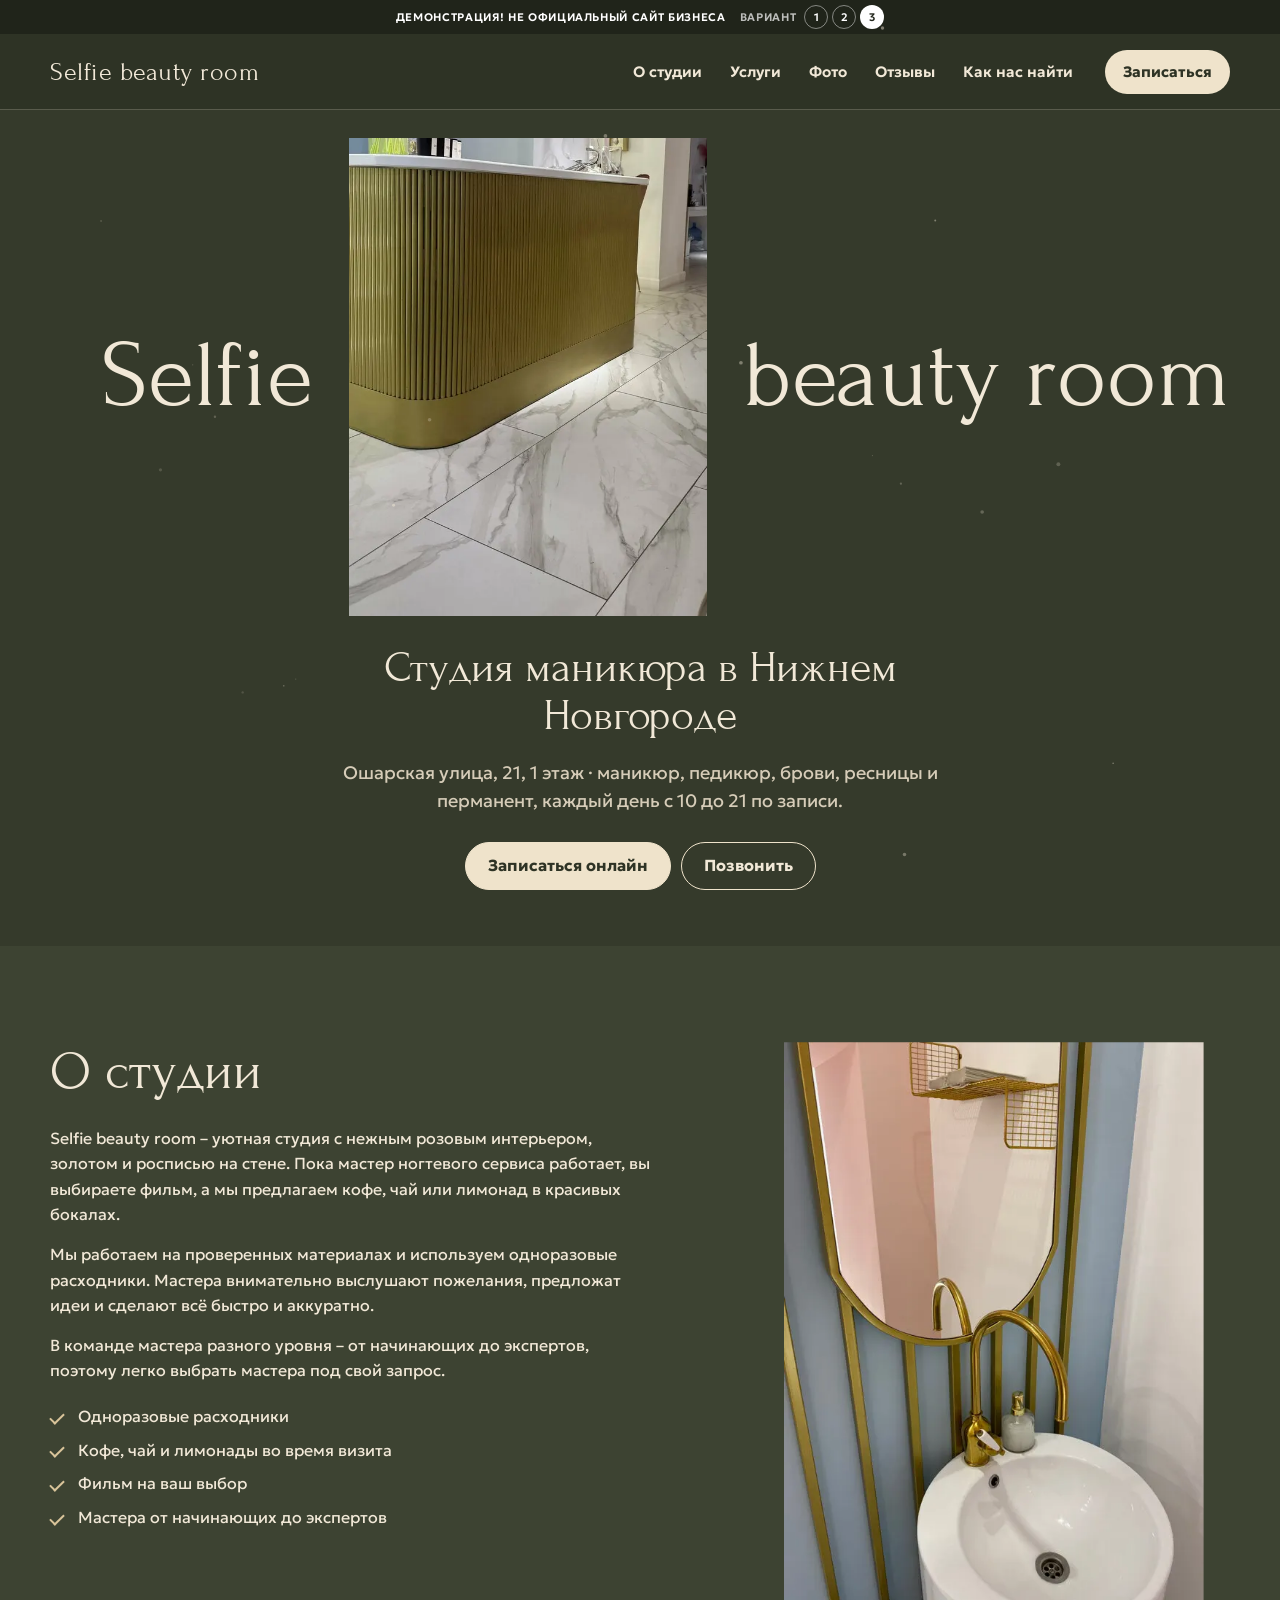
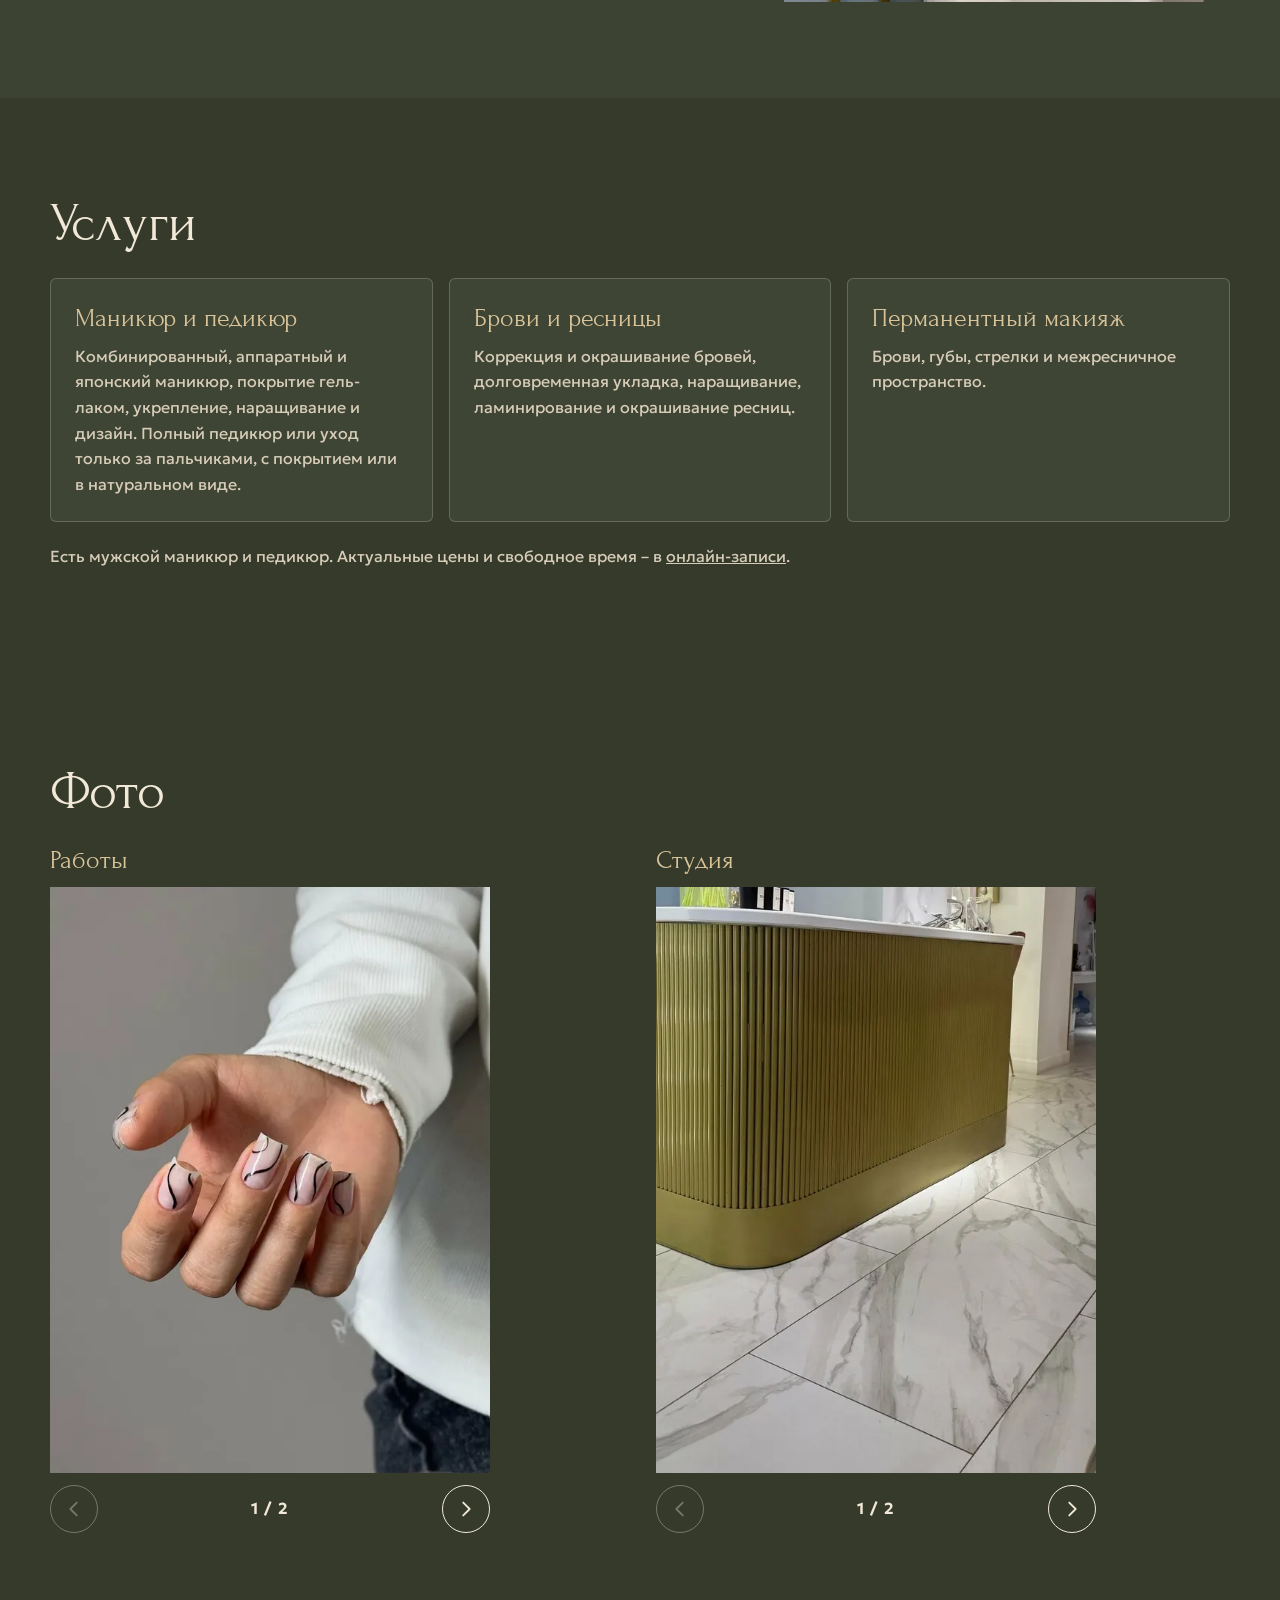
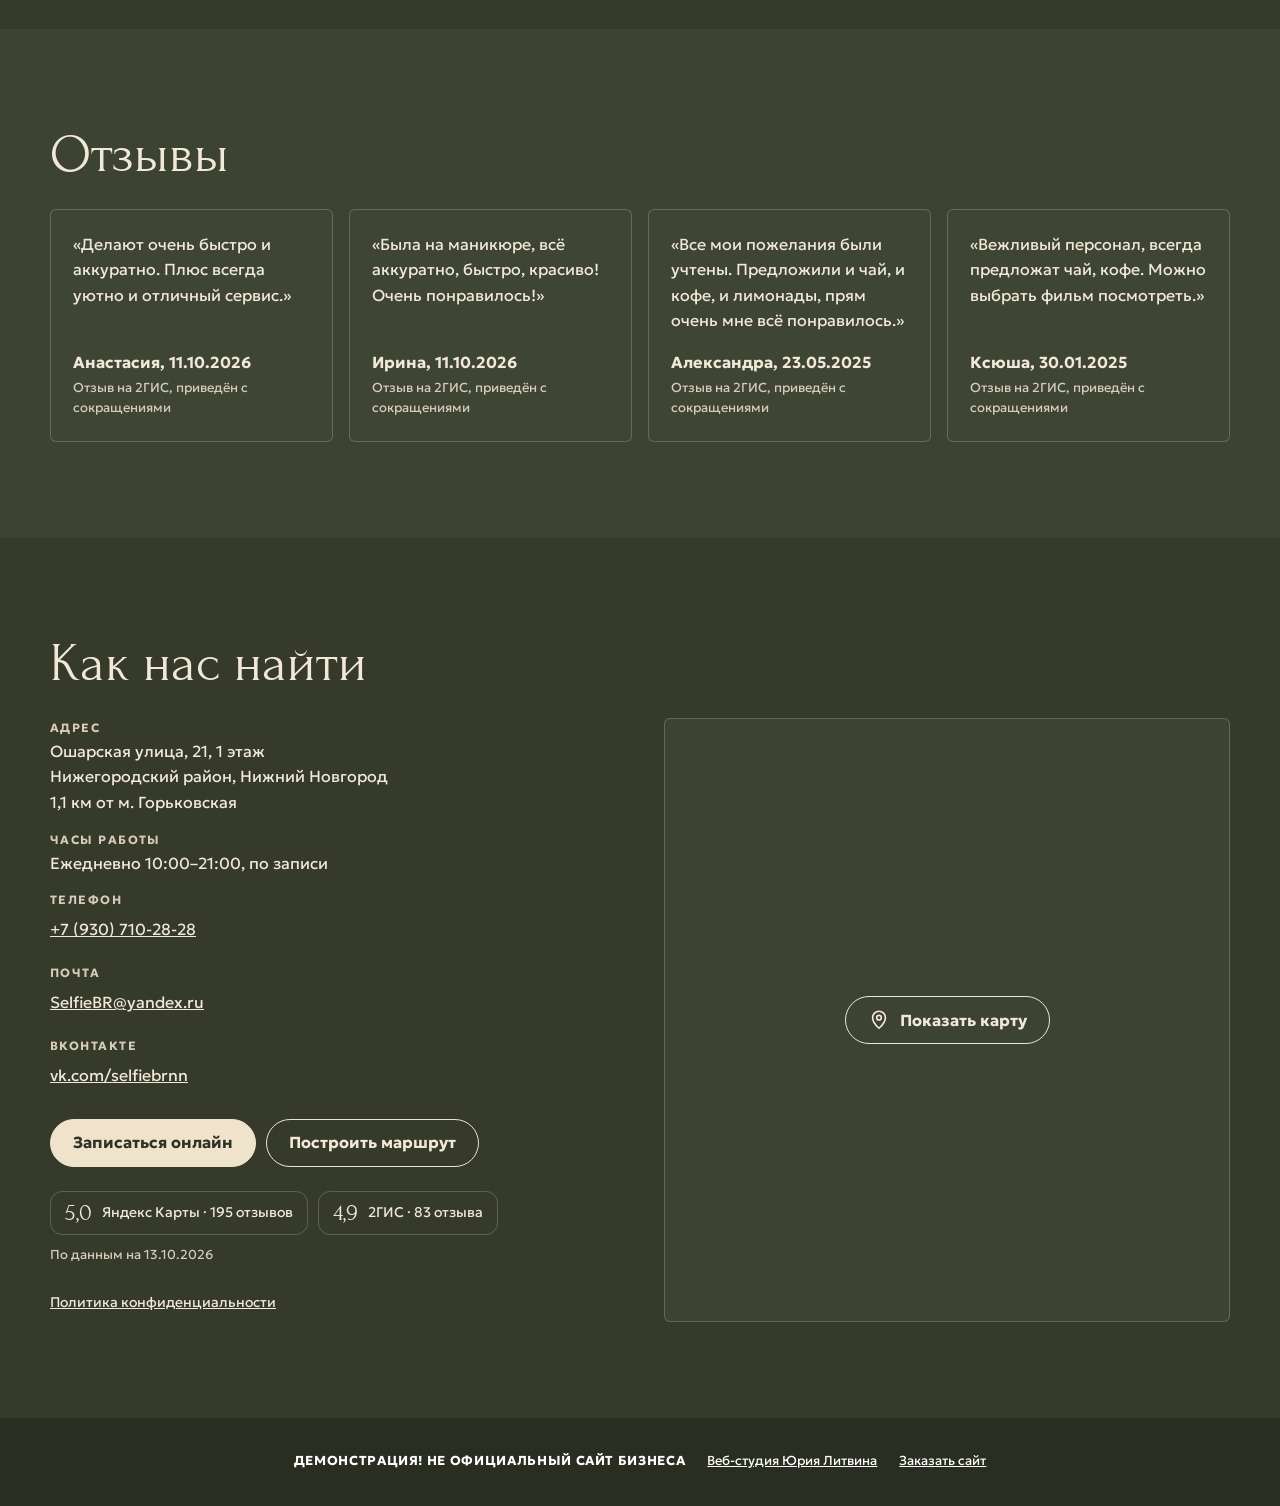
<file: v3/index.html>
<!doctype html>
<html lang="ru" class="no-js">
<head>
<meta charset="utf-8">

<meta name="viewport" content="width=device-width, initial-scale=1.0">
<meta name="robots" content="noindex, nofollow">
<title>Selfie beauty room · студия маникюра на Ошарской, Нижний Новгород</title>
<meta name="description" content="Selfie beauty room · студия маникюра в Нижнем Новгороде: маникюр, педикюр, брови, ресницы и перманент на Ошарской, 21. Каждый день с 10:00 до 21:00 по записи.">
<meta name="theme-color" content="#1d2a37">
<link rel="icon" sizes="any" href="../logos/favicon.ico">
<link rel="icon" type="image/svg+xml" href="../logos/favicon.svg">
<link rel="icon" type="image/png" sizes="32x32" href="../logos/favicon-32x32.png">
<link rel="apple-touch-icon" sizes="180x180" href="../logos/apple-touch-icon.png">
<link rel="preload" href="../fonts/forum.woff2" as="font" type="font/woff2" crossorigin>
<link rel="preload" href="../fonts/geologica.woff2" as="font" type="font/woff2" crossorigin>
<link rel="stylesheet" href="../css/fonts.css">
<link rel="stylesheet" href="../css/styles.css">
<link rel="stylesheet" href="../css/v3.css">
<script>document.documentElement.className='js';</script>
</head>
<body class="v3">
<a class="skip" href="#main">К содержанию</a>
<div class="demo"><p class="demo__t">ДЕМОНСТРАЦИЯ! НЕ ОФИЦИАЛЬНЫЙ САЙТ БИЗНЕСА</p><nav class="demo__sw" aria-label="Варианты дизайна"><span>Вариант</span><a href="../">1</a><a href="../v2/">2</a><a href="../v3/" aria-current="page">3</a></nav></div>
<div class="hwrap"><header class="head"><div class="head__in wrap">
<a class="logo" href="./#top" aria-label="Selfie beauty room, на главную"><span class="logo__full">Selfie beauty room</span><span class="logo__short" aria-hidden="true">Selfie</span></a>
<nav class="nav" aria-label="Разделы"><ul><li><a href="#about">О студии</a></li><li><a href="#services">Услуги</a></li><li><a href="#photos">Фото</a></li><li><a href="#reviews">Отзывы</a></li><li><a href="#contacts">Как нас найти</a></li></ul></nav>
<a class="pill" href="https://n1580664.yclients.com/company/1422753/personal/menu" target="_blank" rel="noopener">Записаться</a>
<button class="burger" type="button" aria-expanded="false" aria-controls="menu" aria-label="Меню"><span></span><span></span><span></span></button>
</div></header></div>
<div class="menu" id="menu" hidden><nav aria-label="Разделы, меню"><ul><li><a href="#about">О студии</a></li><li><a href="#services">Услуги</a></li><li><a href="#photos">Фото</a></li><li><a href="#reviews">Отзывы</a></li><li><a href="#contacts">Как нас найти</a></li></ul></nav>
<div class="menu__nap"><p>Ошарская улица, 21, 1 этаж, Нижний Новгород</p><p><a href="tel:+79307102828">+7 (930) 710-28-28</a></p></div></div>
<main id="main">
<section class="hero" id="top" aria-label="Первый экран"><div class="wrap">
<div class="duo"><span class="duo__w duo__w--l" aria-hidden="true">Selfie</span>
<figure class="duo__ph rise" data-tilt><picture><source srcset="../img/reception.webp" type="image/webp"><img class="" src="../img/reception.jpg" width="600" height="800" alt="Золотая рифлёная стойка администратора и мраморный пол" decoding="async"></picture></figure>
<span class="duo__w duo__w--r" aria-hidden="true">beauty room</span></div>
<div class="duo__text"><h1 class="h1"><span class="sr">Selfie beauty room&nbsp;– </span>Студия маникюра в&nbsp;Нижнем Новгороде</h1>
<p class="lead">Ошарская улица, 21, 1 этаж · маникюр, педикюр, брови, ресницы и перманент, каждый день с 10 до 21 по записи.</p><div class="cta"><a class="btn btn--main" href="https://n1580664.yclients.com/company/1422753/personal/menu" target="_blank" rel="noopener">Записаться онлайн</a><a class="btn btn--line" href="tel:+79307102828">Позвонить</a></div></div>
</div></section><section class="sec about" id="about" aria-labelledby="about-h"><div class="wrap about__grid">
<div class="about__text rv"><h2 class="h2" id="about-h">О студии</h2>
<p>Selfie beauty room – уютная студия с нежным розовым интерьером, золотом и росписью на стене. Пока мастер ногтевого сервиса работает, вы выбираете фильм, а мы предлагаем кофе, чай или лимонад в красивых бокалах.</p>
<p>Мы работаем на проверенных материалах и используем одноразовые расходники. Мастера внимательно выслушают пожелания, предложат идеи и сделают всё быстро и аккуратно.</p>
<p>В команде мастера разного уровня – от начинающих до экспертов, поэтому легко выбрать мастера под свой запрос.</p>
<ul class="ticks"><li>Одноразовые расходники</li><li>Кофе, чай и лимонады во время визита</li><li>Фильм на ваш выбор</li><li>Мастера от начинающих до экспертов</li></ul></div>
<figure class="about__ph rv"><picture><source srcset="../img/sink.webp" type="image/webp"><img class="" src="../img/sink.jpg" width="600" height="800" alt="Белая раковина с золотым краном и зеркало в золотой раме на голубой стене" loading="lazy" decoding="async"></picture></figure>
</div></section><section class="sec services" id="services" aria-labelledby="services-h"><div class="wrap">
<h2 class="h2 rv" id="services-h">Услуги</h2>
<div class="cards rv">
<article class="card"><h3 class="h3">Маникюр и педикюр</h3><p>Комбинированный, аппаратный и японский маникюр, покрытие гель-лаком, укрепление, наращивание и дизайн. Полный педикюр или уход только за пальчиками, с покрытием или в натуральном виде.</p></article>
<article class="card"><h3 class="h3">Брови и ресницы</h3><p>Коррекция и окрашивание бровей, долговременная укладка, наращивание, ламинирование и окрашивание ресниц.</p></article>
<article class="card"><h3 class="h3">Перманентный макияж</h3><p>Брови, губы, стрелки и межресничное пространство.</p></article>
</div>
<p class="note rv">Есть мужской маникюр и педикюр. Актуальные цены и свободное время – в <a href="https://n1580664.yclients.com/company/1422753/personal/menu" target="_blank" rel="noopener">онлайн-записи</a>.</p>
</div></section><section class="sec photos" id="photos" aria-labelledby="photos-h"><div class="wrap"><h2 class="h2 rv" id="photos-h">Фото</h2><div class="gal rv"><div class="gal__sub"><h3 class="h3">Работы</h3><div class="car" data-car tabindex="0" role="region" aria-roledescription="карусель" aria-label="Работы" id="car-works">
<div class="car__view"><ul class="car__track"><li class="car__slide" role="group" aria-roledescription="слайд" aria-label="1 из 2"><picture><source srcset="../img/work-lines.webp" type="image/webp"><img class="" src="../img/work-lines.jpg" width="600" height="800" alt="Короткие квадратные ногти: нюдово-розовая основа и тонкие чёрные линии" decoding="async"></picture></li><li class="car__slide" role="group" aria-roledescription="слайд" aria-label="2 из 2"><picture><source srcset="../img/work-nude.webp" type="image/webp"><img class="" src="../img/work-nude.jpg" width="600" height="800" alt="Длинные квадратные ногти в глянцевом карамельно-бежевом гель-лаке" decoding="async"></picture></li></ul></div>
<div class="car__ctl"><button type="button" class="car__btn" data-prev aria-label="Предыдущее фото"><svg viewBox="0 0 24 24" aria-hidden="true"><path d="M15 5l-7 7 7 7"/></svg></button><span class="car__count" aria-live="polite">1 / 2</span><button type="button" class="car__btn" data-next aria-label="Следующее фото"><svg viewBox="0 0 24 24" aria-hidden="true"><path d="M9 5l7 7-7 7"/></svg></button></div>
</div></div>
<div class="gal__sub"><h3 class="h3">Студия</h3><div class="car" data-car tabindex="0" role="region" aria-roledescription="карусель" aria-label="Студия" id="car-studio">
<div class="car__view"><ul class="car__track"><li class="car__slide" role="group" aria-roledescription="слайд" aria-label="1 из 2"><picture><source srcset="../img/reception.webp" type="image/webp"><img class="" src="../img/reception.jpg" width="600" height="800" alt="Золотая рифлёная стойка администратора и мраморный пол" decoding="async"></picture></li><li class="car__slide" role="group" aria-roledescription="слайд" aria-label="2 из 2"><picture><source srcset="../img/sink.webp" type="image/webp"><img class="" src="../img/sink.jpg" width="600" height="800" alt="Белая раковина с золотым краном и зеркало в золотой раме на голубой стене" decoding="async"></picture></li></ul></div>
<div class="car__ctl"><button type="button" class="car__btn" data-prev aria-label="Предыдущее фото"><svg viewBox="0 0 24 24" aria-hidden="true"><path d="M15 5l-7 7 7 7"/></svg></button><span class="car__count" aria-live="polite">1 / 2</span><button type="button" class="car__btn" data-next aria-label="Следующее фото"><svg viewBox="0 0 24 24" aria-hidden="true"><path d="M9 5l7 7-7 7"/></svg></button></div>
</div></div></div></div></section><section class="sec reviews" id="reviews" aria-labelledby="reviews-h"><div class="wrap"><h2 class="h2 rv" id="reviews-h">Отзывы</h2><ul class="revs rv"><li class="rev"><blockquote><p>«Делают очень быстро и аккуратно. Плюс всегда уютно и отличный сервис.»</p></blockquote><p class="rev__by">Анастасия, 11.10.2026</p><p class="rev__src">Отзыв на 2ГИС, приведён с сокращениями</p></li><li class="rev"><blockquote><p>«Была на маникюре, всё аккуратно, быстро, красиво! Очень понравилось!»</p></blockquote><p class="rev__by">Ирина, 11.10.2026</p><p class="rev__src">Отзыв на 2ГИС, приведён с сокращениями</p></li><li class="rev"><blockquote><p>«Все мои пожелания были учтены. Предложили и чай, и кофе, и лимонады, прям очень мне всё понравилось.»</p></blockquote><p class="rev__by">Александра, 23.05.2025</p><p class="rev__src">Отзыв на 2ГИС, приведён с сокращениями</p></li><li class="rev"><blockquote><p>«Вежливый персонал, всегда предложат чай, кофе. Можно выбрать фильм посмотреть.»</p></blockquote><p class="rev__by">Ксюша, 30.01.2025</p><p class="rev__src">Отзыв на 2ГИС, приведён с сокращениями</p></li></ul></div></section><section class="sec contacts" id="contacts" aria-labelledby="contacts-h"><div class="wrap">
<h2 class="h2 rv" id="contacts-h">Как нас найти</h2>
<div class="ct rv"><div class="ct__info">
<dl class="ct__dl">
<div><dt>Адрес</dt><dd>Ошарская улица, 21, 1 этаж<br>Нижегородский район, Нижний Новгород<br>1,1 км от м. Горьковская</dd></div>
<div><dt>Часы работы</dt><dd>Ежедневно 10:00–21:00, по записи</dd></div>
<div><dt>Телефон</dt><dd><a href="tel:+79307102828">+7 (930) 710-28-28</a></dd></div>
<div><dt>Почта</dt><dd><a href="mailto:SelfieBR@yandex.ru">SelfieBR@yandex.ru</a></dd></div>
<div><dt>ВКонтакте</dt><dd><a href="https://vk.com/selfiebrnn" target="_blank" rel="noopener">vk.com/selfiebrnn</a></dd></div>
</dl>
<div class="cta"><a class="btn btn--main" href="https://n1580664.yclients.com/company/1422753/personal/menu" target="_blank" rel="noopener">Записаться онлайн</a><a class="btn btn--line" href="https://yandex.ru/maps/org/selfie_beauty_room/39131844710/" target="_blank" rel="noopener">Построить маршрут</a></div>
<div class="rates"><a class="rate" href="https://yandex.ru/maps/org/selfie_beauty_room/39131844710/" target="_blank" rel="noopener"><b>5,0</b><span>Яндекс Карты · 195 отзывов</span></a><a class="rate" href="https://2gis.ru/n_novgorod/firm/70000001038198589" target="_blank" rel="noopener"><b>4,9</b><span>2ГИС · 83 отзыва</span></a><p class="rates__d">По данным на 13.10.2026</p></div>
<p class="ct__priv"><a href="../privacy/">Политика конфиденциальности</a></p>
</div>
<div class="map" data-map="https://yandex.ru/map-widget/v1/?text=%D0%9D%D0%B8%D0%B6%D0%BD%D0%B8%D0%B9%20%D0%9D%D0%BE%D0%B2%D0%B3%D0%BE%D1%80%D0%BE%D0%B4%2C%20%D0%9E%D1%88%D0%B0%D1%80%D1%81%D0%BA%D0%B0%D1%8F%20%D1%83%D0%BB%D0%B8%D1%86%D0%B0%2C%2021&amp;z=16">
<button type="button" class="map__btn"><svg viewBox="0 0 24 24" aria-hidden="true"><path d="M12 21s-7-6.2-7-11.5a7 7 0 0 1 14 0C19 14.8 12 21 12 21z"/><circle cx="12" cy="9.5" r="2.5"/></svg>Показать карту</button>
</div></div></div></section>
</main>
<footer class="foot"><div class="wrap foot__row"><span>ДЕМОНСТРАЦИЯ! НЕ ОФИЦИАЛЬНЫЙ САЙТ БИЗНЕСА</span><a href="https://litviniuv.ru/webstudio/">Веб-студия Юрия Литвина</a><a href="https://litviniuv.ru/webstudio/order/?c=u8nn">Заказать сайт</a></div></footer>
<script src="../js/main.js" defer></script>
<script src="../js/v3.js" defer></script>
</body></html>
</file>
<file: css/fonts.css>
/* Fonts: SIL Open Font License 1.1, see ../fonts/OFL-*.txt */
@font-face{font-family:"Prata";src:url(../fonts/prata.woff2) format("woff2");font-weight:400;font-display:swap}
@font-face{font-family:"Manrope";src:url(../fonts/manrope.woff2) format("woff2");font-weight:200 800;font-display:swap}
@font-face{font-family:"Unbounded";src:url(../fonts/unbounded.woff2) format("woff2");font-weight:200 900;font-display:swap}
@font-face{font-family:"Golos Text";src:url(../fonts/golos.woff2) format("woff2");font-weight:400 900;font-display:swap}
@font-face{font-family:"Forum";src:url(../fonts/forum.woff2) format("woff2");font-weight:400;font-display:swap}
@font-face{font-family:"Geologica";src:url(../fonts/geologica.woff2) format("woff2");font-weight:100 900;font-display:swap}
</file>
<file: css/styles.css>
/* Base + variant 1: rose and fluted brass */
:root{--bg:#f7ece9;--bg2:#f1dfda;--ink:#2a1d1f;--mute:#6b5558;--acc:#8c3a4a;--acc-ink:#fff;--gold:#b08d3e;--line:#dcc5bf;--card:#fffaf8;
--fd:"Prata",Georgia,serif;--fb:"Manrope",system-ui,sans-serif;--hh:64px;--r:14px}
*,*::before,*::after{box-sizing:border-box}
html{scroll-behavior:smooth;scroll-padding-top:calc(var(--hh) + 16px);-webkit-text-size-adjust:100%}
@media (min-width:960px){:root{--hh:76px}html{scroll-padding-top:calc(var(--hh) + 32px)}}
@media (prefers-reduced-motion:reduce){html{scroll-behavior:auto}*,*::before,*::after{animation:none!important;transition:none!important}}
body{margin:0;background:var(--bg);color:var(--ink);font:400 16px/1.6 var(--fb);overflow-x:clip}
img{display:block;max-width:100%;height:auto}
a{color:inherit}
:focus-visible{outline:3px solid var(--acc);outline-offset:3px}
.wrap{width:min(1180px,100% - 32px);margin-inline:auto}
@media (min-width:768px){.wrap{width:min(1180px,100% - 64px)}}
.skip{position:absolute;left:-9999px;top:0}.skip:focus{left:8px;z-index:100;background:#fff;padding:8px 12px}
ul{margin:0;padding:0;list-style:none}
/* demo strip */
.demo{background:var(--ink);color:#fff;font:600 11px/1.3 var(--fb);letter-spacing:.06em;display:flex;flex-wrap:wrap;justify-content:center;align-items:center;gap:4px 14px;padding:5px 12px;text-align:center}
.demo__t{margin:0}
.demo__sw{display:flex;align-items:center;gap:4px}.demo__sw span{opacity:.7;margin-right:4px;text-transform:uppercase}
.demo__sw a{display:inline-grid;place-items:center;min-width:24px;height:24px;border-radius:12px;text-decoration:none;border:1px solid rgba(255,255,255,.45)}
.demo__sw a[aria-current]{background:#fff;color:var(--ink)}
/* header */
.hwrap{position:sticky;top:0;z-index:50;height:var(--hh)}
.head{height:var(--hh);background:var(--bg);border-bottom:1px solid var(--line);width:100%}
.head__in{height:100%;display:flex;align-items:center;gap:12px}
.logo{font:400 22px/1 var(--fd);text-decoration:none;white-space:nowrap;margin-right:auto;min-width:0}
.logo__short{display:none}
@media (max-width:399px){.logo__full{display:none}.logo__short{display:inline}}
.nav{display:none}
.pill{display:inline-flex;align-items:center;justify-content:center;min-height:44px;padding:0 18px;border-radius:999px;background:var(--acc);color:var(--acc-ink);text-decoration:none;font-weight:700;font-size:15px;white-space:nowrap;flex:none}
.burger{flex:none;width:44px;height:44px;border:1px solid var(--line);border-radius:12px;background:transparent;display:grid;place-content:center;gap:5px;cursor:pointer;color:var(--ink)}
.burger span{display:block;width:20px;height:2px;background:currentColor;transition:transform .2s,opacity .2s}
.burger[aria-expanded=true] span:nth-child(1){transform:translateY(7px) rotate(45deg)}
.burger[aria-expanded=true] span:nth-child(2){opacity:0}
.burger[aria-expanded=true] span:nth-child(3){transform:translateY(-7px) rotate(-45deg)}
@media (min-width:960px){.nav{display:block;margin-right:8px}.nav ul{display:flex;gap:4px}.nav a{display:block;padding:10px 12px;text-decoration:none;font-weight:600;font-size:15px;border-radius:8px}.nav a:hover{background:var(--bg2)}.burger{display:none}.logo{font-size:26px}}
.menu{position:fixed;left:0;right:0;bottom:0;top:var(--mtop,0);z-index:49;background:var(--bg);overflow-y:auto;overscroll-behavior:contain;padding:12px 16px 32px;display:flex;flex-direction:column}
.menu[hidden]{display:none}
.menu ul{display:grid;gap:2px}
.menu a{display:flex;align-items:center;min-height:52px;font:400 22px/1.2 var(--fd);text-decoration:none;border-bottom:1px solid var(--line)}
.menu__nap{margin-top:auto;padding-top:24px;color:var(--mute)}.menu__nap p{margin:4px 0}.menu__nap a{font:600 18px var(--fb);border:0;min-height:44px}
html.locked,html.locked body{overflow:hidden}
/* type */
.h1{font:400 clamp(32px,7.2vw,60px)/1.1 var(--fd);margin:0 0 18px;overflow-wrap:break-word;hyphens:auto}
.h2{font:400 clamp(28px,5vw,44px)/1.15 var(--fd);margin:0 0 24px}
.h3{font:400 22px/1.25 var(--fd);margin:0 0 10px}
.brow{margin:0 0 14px;font-weight:700;font-size:13px;letter-spacing:.14em;text-transform:uppercase;color:var(--gold)}
.lead{font-size:18px;color:var(--mute);margin:0 0 26px;max-width:36em}
.cta{display:flex;flex-wrap:wrap;gap:10px}
.btn{display:inline-flex;align-items:center;justify-content:center;min-height:48px;padding:0 22px;border-radius:999px;font-weight:700;text-decoration:none;border:1.5px solid var(--acc);text-align:center}
.btn--main{background:var(--acc);color:var(--acc-ink)}.btn--line{color:var(--acc);background:transparent}
@media (max-width:479px){.cta .btn{flex:1 1 100%}}
.sec{padding:64px 0}@media (min-width:960px){.sec{padding:96px 0}}
/* v1 hero */
.hero{padding:36px 0 48px;position:relative}
.hero__grid{display:grid;gap:36px;align-items:center}
@media (min-width:960px){.hero__grid{grid-template-columns:1.1fr .9fr;gap:56px}.hero{padding:64px 0 88px}}
.hero__media{display:flex;justify-content:center;align-items:stretch;gap:10px}
.hero__frame{margin:0;width:min(72vw,380px);aspect-ratio:3/4;border-radius:var(--r);overflow:hidden;box-shadow:0 30px 60px -30px rgba(80,30,40,.45)}
.hero__frame img{width:100%;height:100%;object-fit:cover}
.flutes{width:28px;border-radius:999px;background:repeating-linear-gradient(90deg,#c9a85a 0 3px,#9c7a30 3px 5px,#e0c27a 5px 7px);opacity:.9;transform-origin:bottom;animation:rise 1s .2s both}
.flutes--r{animation-delay:.35s}
@media (max-width:399px){.flutes{width:16px}}
@keyframes rise{from{transform:scaleY(0)}to{transform:scaleY(1)}}
/* about */
.about{background:var(--bg2)}
.about__grid{display:grid;gap:32px;align-items:start}
@media (min-width:960px){.about__grid{grid-template-columns:1.2fr .8fr;gap:64px}}
.about__text p{margin:0 0 14px;max-width:38em}
.about__ph{margin:0;max-width:420px;border-radius:var(--r);overflow:hidden;aspect-ratio:3/4}.about__ph img{width:100%;height:100%;object-fit:cover}
.ticks{display:grid;gap:8px;margin-top:20px}
.ticks li{padding-left:28px;position:relative}.ticks li::before{content:"";position:absolute;left:0;top:.55em;width:14px;height:8px;border-left:2px solid var(--gold);border-bottom:2px solid var(--gold);transform:rotate(-45deg)}
/* services */
.cards{display:grid;gap:16px}
@media (min-width:768px){.cards{grid-template-columns:repeat(3,1fr)}}
.card{background:var(--card);border:1px solid var(--line);border-radius:var(--r);padding:24px;position:relative;overflow:hidden}
.card p{margin:0;color:var(--mute)}
.v1 .card::before{content:"";position:absolute;inset:0 auto 0 0;width:6px;background:repeating-linear-gradient(90deg,#c9a85a 0 2px,#9c7a30 2px 4px)}
.note{margin:22px 0 0;color:var(--mute)}
/* gallery */
.gal{display:grid;gap:32px}
@media (min-width:768px){.gal{grid-template-columns:1fr 1fr}}
.tiles{display:grid;grid-template-columns:1fr 1fr;gap:10px}
.tile{aspect-ratio:3/4;border-radius:10px;overflow:hidden;background:var(--bg2)}.tile img,.tile picture{width:100%;height:100%;object-fit:cover}
/* carousel (v2, v3) */
.car{position:relative;max-width:440px;border-radius:var(--r);outline-offset:4px}
.car__view{overflow:hidden;border-radius:var(--r);touch-action:pan-y;cursor:grab}
.car__track{display:flex;transition:transform .45s cubic-bezier(.2,.7,.2,1);will-change:transform}
.car__slide{flex:0 0 100%;aspect-ratio:3/4}
.car__slide picture,.car__slide img{width:100%;height:100%;object-fit:cover;pointer-events:none;user-select:none;-webkit-user-drag:none}
.car__ctl{display:flex;align-items:center;justify-content:space-between;gap:12px;margin-top:12px}
.car__btn{width:48px;height:48px;border-radius:50%;border:1.5px solid currentColor;background:transparent;color:inherit;display:grid;place-items:center;cursor:pointer}
.car__btn:disabled{opacity:.35;cursor:default}
.car__btn svg{width:22px;height:22px;fill:none;stroke:currentColor;stroke-width:2;stroke-linecap:round;stroke-linejoin:round}
.car__count{font-weight:700;letter-spacing:.08em}
/* reviews */
.reviews{background:var(--bg2)}
.revs{display:grid;gap:16px}
@media (min-width:768px){.revs{grid-template-columns:repeat(2,1fr)}}
@media (min-width:1180px){.revs{grid-template-columns:repeat(4,1fr)}}
.rev{display:flex;flex-direction:column;background:var(--card);border:1px solid var(--line);border-radius:var(--r);padding:22px;height:100%}
.rev blockquote{margin:0 0 16px;flex:1}.rev blockquote p{margin:0}
.rev__by{margin:0;font-weight:700}.rev__src{margin:2px 0 0;font-size:13px;color:var(--mute)}
/* contacts */
.ct{display:grid;gap:28px}
@media (min-width:960px){.ct{grid-template-columns:1fr 1fr;align-items:stretch;gap:48px}}
.ct__dl{margin:0 0 24px;display:grid;gap:14px}
.ct__dl dt{font-size:12px;font-weight:700;letter-spacing:.12em;text-transform:uppercase;color:var(--mute)}.ct__dl dd{margin:2px 0 0;overflow-wrap:anywhere}
.ct__dl a{display:inline-block;padding:6px 0}
.rates{display:flex;flex-wrap:wrap;gap:10px;margin-top:24px;align-items:center}
.rate{display:flex;align-items:center;gap:10px;padding:8px 14px;border:1px solid var(--line);border-radius:12px;text-decoration:none;min-height:44px;background:var(--card)}
.rate b{font:400 24px/1 var(--fd)}.rate span{font-size:14px}
.rates__d{flex-basis:100%;margin:0;font-size:13px;color:var(--mute)}
.ct__priv{margin:18px 0 0;font-size:14px}.ct__priv a{display:inline-block;padding:8px 0}
.map{position:relative;border-radius:var(--r);overflow:hidden;background:var(--bg2);border:1px solid var(--line);aspect-ratio:4/3;min-width:0;display:grid;place-items:center}
@media (min-width:960px){.map{aspect-ratio:auto;height:100%;min-height:420px}}
.map iframe{position:absolute;inset:0;width:100%;height:100%;border:0}
.map__btn{display:inline-flex;align-items:center;gap:10px;min-height:48px;padding:0 22px;border-radius:999px;border:1.5px solid var(--acc);background:var(--card);color:var(--acc);font:700 16px var(--fb);cursor:pointer}
.map__btn svg{width:22px;height:22px;fill:none;stroke:currentColor;stroke-width:1.8}
/* footer */
.foot{background:var(--ink);color:#fff;padding:22px 0;font-size:13px}
.foot__row{display:flex;flex-wrap:wrap;justify-content:center;align-items:center;gap:6px 22px;text-align:center}
.foot a{display:inline-flex;align-items:center;min-height:44px;color:#fff}
.foot span{font-weight:700;letter-spacing:.05em}
/* stub pages */
.stub{min-height:100vh;min-height:100dvh;display:flex;flex-direction:column}
.stub__main{flex:1;padding:64px 0}
/* reveal */
.js .rv{opacity:0;transform:translateY(18px);transition:opacity .7s ease,transform .7s ease}
.js .in .rv,.js .rv-all .rv{opacity:1;transform:none}
@media (prefers-reduced-motion:reduce){.js .rv{opacity:1;transform:none}}
.sec{scroll-margin-top:-64px}
@media (min-width:960px){.sec{scroll-margin-top:-96px}}
.h2{overflow-wrap:break-word;hyphens:auto}
@media (max-width:519px){.logo{font-size:18px}}
.h1{hyphens:manual;-webkit-hyphens:manual;overflow-wrap:normal}
.sr{position:absolute;width:1px;height:1px;overflow:hidden;clip:rect(0 0 0 0);white-space:nowrap}
</file>
<file: css/v2.css>
/* Variant 2 · exp_prompts #3 «Work rises from lacquer»: drawn lacquer puddle, wine to powder, behind the whole page */
:root{--bg:#3a0e1b;--bg2:transparent;--ink:#fbeff0;--mute:#ecd3d6;--acc:#f6dcd9;--acc-ink:#3a0e1b;--gold:#f0b9bf;--line:rgba(246,220,217,.28);--card:rgba(42,8,20,.55);
--fd:"Unbounded",system-ui,sans-serif;--fb:"Golos Text",system-ui,sans-serif;--r:22px}
body{background:linear-gradient(180deg,#3a0e1b 0,#4a1424 900px,#5e1b2e 45%,#7a2a40 62%,#c98f99 76%,#ead0cf 86%,#f4e3df 100%)}
.head{background:#3a0e1b;border-bottom-color:var(--line)}
.menu{background:#3a0e1b}
.logo{font:600 17px/1 var(--fd);letter-spacing:-.01em}
@media (min-width:960px){.logo{font-size:19px}}
@media (max-width:519px){.logo{font-size:14px}}
.nav a:hover{background:rgba(255,255,255,.08)}
.burger{border-color:var(--line)}
.menu a{font:500 19px/1.2 var(--fd)}
.h1{font:600 clamp(26px,5.6vw,50px)/1.1 var(--fd);letter-spacing:-.02em}
.h2{font:600 clamp(24px,4.4vw,40px)/1.1 var(--fd);letter-spacing:-.02em}
.h3{font:500 18px/1.3 var(--fd)}
.hero__who{color:var(--mute);font-size:18px;margin:0 0 24px;max-width:30em}
.btn--line{color:var(--ink);border-color:var(--acc)}
.hero{min-height:calc(100svh - var(--hh) - 30px);display:flex;align-items:center}
.hero__grid{width:min(1180px,100% - 32px)}
/* card rising from lacquer */
.lq{display:flex;flex-direction:column;align-items:center}
.lq__card{width:min(64vw,360px);perspective:900px;position:relative;animation:lqrise 1.3s cubic-bezier(.2,.8,.2,1) both}
@keyframes lqrise{from{transform:translateY(70px);opacity:0}}
.lq__ph{margin:0;position:relative;aspect-ratio:3/4;border-radius:20px;overflow:hidden;transform:rotateX(var(--rx,0deg)) rotateY(var(--ry,0deg));transition:transform .25s ease;
 -webkit-mask-image:linear-gradient(#000 82%,transparent);mask-image:linear-gradient(#000 82%,transparent);box-shadow:0 40px 60px -30px rgba(0,0,0,.6)}
.lq__ph img,.lq__ph picture{width:100%;height:100%;object-fit:cover}
.lq__shine{position:absolute;inset:0;background:radial-gradient(circle at var(--hx,30%) var(--hy,20%),rgba(255,255,255,.35),transparent 45%);mix-blend-mode:soft-light;pointer-events:none}
.lq__refl{height:70px;overflow:hidden;transform:scaleY(-1);opacity:.22;filter:blur(4px);-webkit-mask-image:linear-gradient(transparent 30%,#000);mask-image:linear-gradient(transparent 30%,#000);border-radius:20px;margin-top:-2px}
.lq__refl picture,.lq__refl img{width:100%;aspect-ratio:3/4;object-fit:cover;display:block;margin-top:calc(-100% * 4 / 3 + 70px)}
.lq__cap{margin:6px 0 0;font-size:13px;letter-spacing:.1em;text-transform:uppercase;color:var(--mute);text-align:center}
@media (min-width:960px){.lq{align-items:flex-end}.lq__cap{align-self:flex-end}}
.ring{position:absolute;width:20px;height:20px;margin:-10px 0 0 -10px;border:2px solid rgba(255,255,255,.8);border-radius:50%;pointer-events:none;animation:ring .7s ease-out forwards}
@keyframes ring{to{transform:scale(9);opacity:0}}
/* sections on the lacquer, no plaques */
.sec{background:transparent}
.about__ph,.tile{border-radius:20px;-webkit-mask-image:linear-gradient(#000 85%,transparent);mask-image:linear-gradient(#000 85%,transparent)}
.card{background:var(--card);border-color:var(--line);backdrop-filter:blur(6px)}
.card p,.note,.ticks li{color:var(--mute)}
.ticks li::before{border-color:var(--gold)}
.note a{color:var(--ink)}
/* works: 3:4 cards with a soft lower edge, rising when the section enters */
.car{max-width:400px}
.car__view{border-radius:20px;-webkit-mask-image:linear-gradient(#000 86%,transparent);mask-image:linear-gradient(#000 86%,transparent)}
.js .photos .car{transform:translateY(60px);opacity:0;transition:transform 1s cubic-bezier(.2,.8,.2,1),opacity 1s}
.js .photos.in .car{transform:none;opacity:1}
/* lower, powder part of the puddle: dark ink */
.reviews,.contacts{--ink:#3a0e1b;--mute:#6d3a46;--line:rgba(58,14,27,.22);--card:rgba(255,255,255,.55);--acc:#3a0e1b;--acc-ink:#fbeff0;color:var(--ink)}
.photos .car__ctl{color:#fbeff0}.photos .car__btn{background:#3a0e1b}.photos .car__count{background:#3a0e1b;padding:4px 12px;border-radius:999px}
.map{background:rgba(255,255,255,.4)}
.foot{background:#3a0e1b}
@media (prefers-reduced-motion:reduce){.lq__card{animation:none}.js .photos .car{transform:none;opacity:1}}
.demo{background:#1a050c;color:#fff}.demo__sw a[aria-current]{background:#fff;color:#1a050c}
</file>
<file: css/v3.css>
/* Variant 3 · exp_prompts #9 «Place between two words»: deep olive and warm paper, photo between the words */
:root{--bg:#353a2b;--bg2:#3d4332;--ink:#f1e8d7;--mute:#d6ccb8;--acc:#efe3cb;--acc-ink:#2e3325;--gold:#d9c49a;--line:rgba(241,232,215,.22);--card:#3f4534;
--fd:"Forum",Georgia,serif;--fb:"Geologica",system-ui,sans-serif;--r:6px}
body{background:var(--bg)}
.head{background:#2e3325;border-bottom-color:var(--line)}
.menu{background:#2e3325}
.logo{font:400 26px/1 var(--fd);letter-spacing:.02em}
@media (max-width:519px){.logo{font-size:21px}}
.nav a:hover{background:rgba(255,255,255,.07)}
.burger{border-color:var(--line)}
.menu a{font:400 26px/1.2 var(--fd)}
.h1{font:400 clamp(28px,5vw,44px)/1.1 var(--fd);text-align:center}
.h2{font:400 clamp(32px,5.4vw,54px)/1.1 var(--fd)}
.h3{font:400 26px/1.2 var(--fd);color:var(--gold)}
.btn--line{color:var(--ink);border-color:var(--acc)}
.dust{position:fixed;inset:0;z-index:40;pointer-events:none;width:100%;height:100%}
.hero{padding:28px 0 56px}
.duo{display:grid;grid-template-columns:1fr;justify-items:center;gap:8px}
.duo__w{font:400 clamp(54px,17vw,92px)/.95 var(--fd);color:var(--ink);transition:transform 1.4s cubic-bezier(.2,.8,.2,1),filter 1.4s,opacity 1.4s;white-space:nowrap}
.duo__w--r{font-size:clamp(44px,13.5vw,92px)}
.js .duo__w--l{transform:translateX(-18vw);filter:blur(10px);opacity:0}
.js .duo__w--r{transform:translateX(18vw);filter:blur(10px);opacity:0}
.js .hero.go .duo__w{transform:none;filter:none;opacity:1}
.duo__ph{margin:0;width:min(70vw,340px);aspect-ratio:3/4;overflow:hidden;transform:rotateX(var(--rx,0deg)) rotateY(var(--ry,0deg));transition:transform .3s ease}
.duo__ph img,.duo__ph picture{width:100%;height:100%;object-fit:cover}
.duo__text{max-width:640px;margin:28px auto 0;text-align:center}
.duo__text .lead{margin-inline:auto}
.duo__text .cta{justify-content:center}
@media (min-width:960px){
 .duo{grid-template-columns:1fr auto 1fr;align-items:center;gap:36px}
 .duo__w--l{justify-self:end}.duo__w--r{justify-self:start;font-size:clamp(54px,6.4vw,96px)}
 .duo__w{font-size:clamp(64px,7.4vw,112px)}
 .duo__ph{width:min(28vw,360px)}
 .js .duo__w--l{transform:translateX(-60px)}.js .duo__w--r{transform:translateX(60px)}
}
/* bottom-to-top opening, for the hero photo and section photos */
.js .rise,.js .sec .about__ph,.js .sec .car__view{clip-path:inset(100% 0 0 0);transition:clip-path 1.2s cubic-bezier(.6,0,.2,1)}
.js .hero.go .rise,.js .sec.in .about__ph,.js .sec.in .car__view{clip-path:inset(0 0 0 0)}
@media (prefers-reduced-motion:reduce){.js .rise,.js .sec .about__ph,.js .sec .car__view{clip-path:none}.js .duo__w{transform:none!important;filter:none!important;opacity:1!important}}
.about,.reviews{background:var(--bg2)}
.about__ph{border-radius:0}
.card,.rev{background:var(--card);border-color:var(--line);border-radius:var(--r)}
.card p,.rev__src,.ct__dl dt,.rates__d,.note{color:var(--mute)}
.ticks li::before{border-color:var(--gold)}
.car__view{border-radius:0}
.rate{background:transparent;border-color:var(--line)}
.map{background:var(--bg2);border-color:var(--line)}
.map__btn{background:transparent;color:var(--ink);border-color:var(--acc)}
.foot{background:#2a2e21}
.demo__sw a[aria-current]{color:#2a2e21}
.demo{background:#20241a;color:#fff}.demo__sw a[aria-current]{background:#fff;color:#20241a}
</file>
